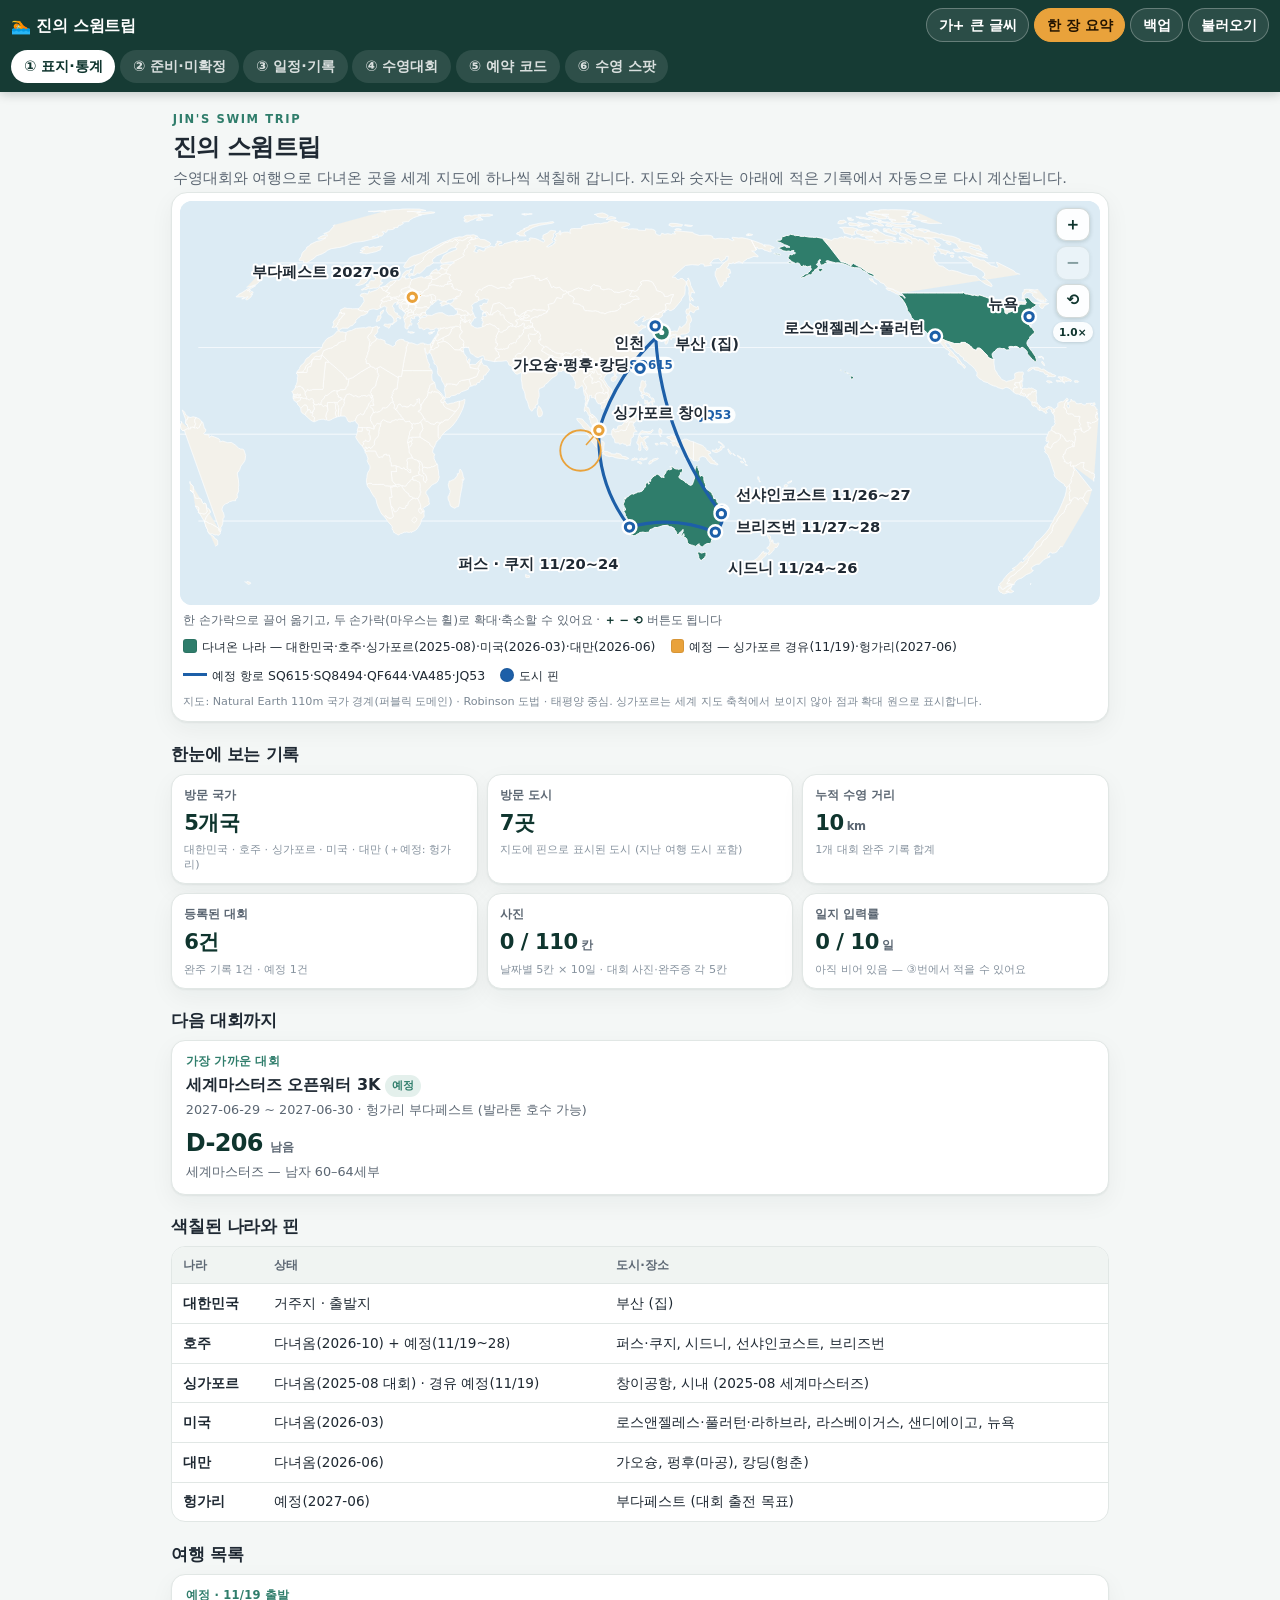
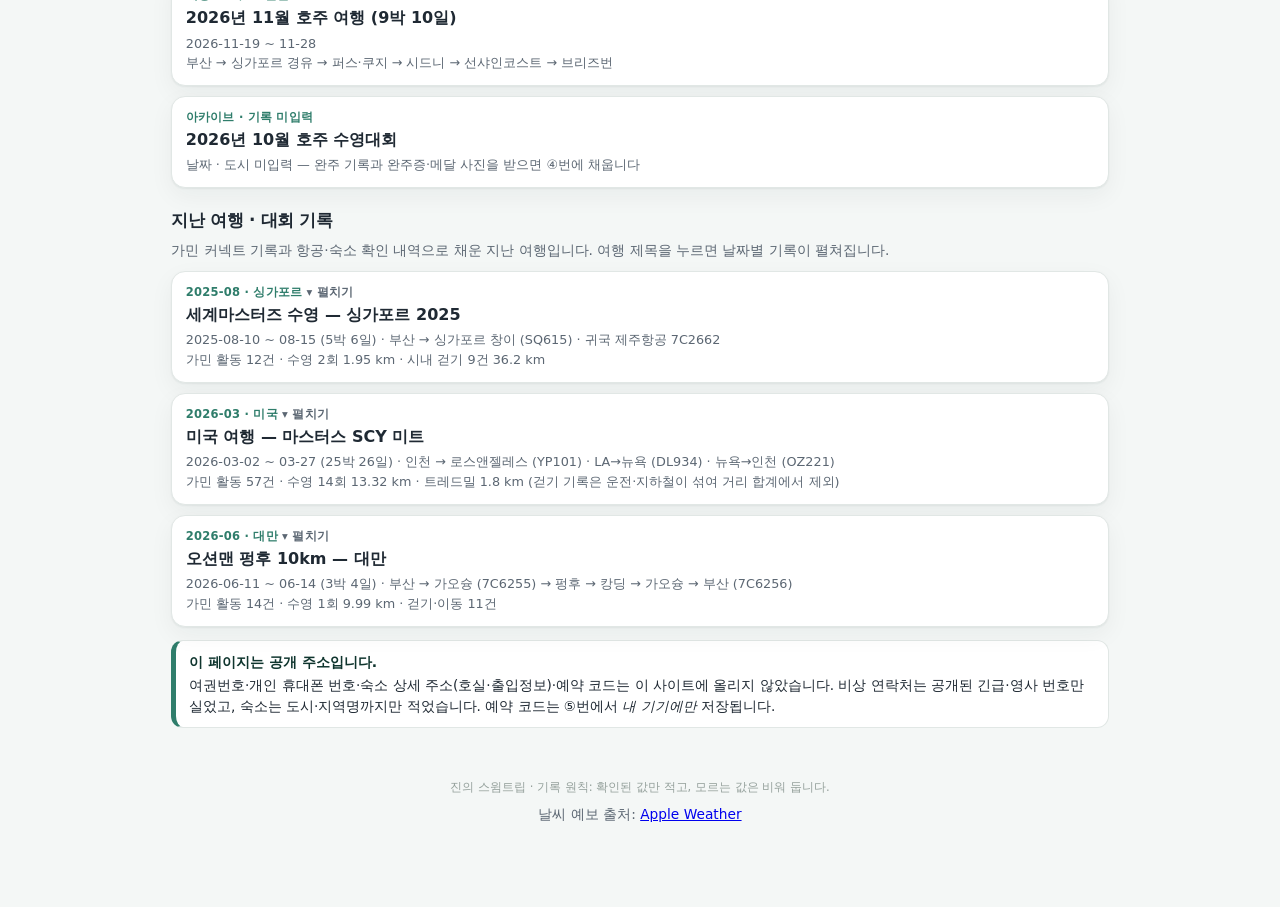
<file: index.html>
<!doctype html>
<html lang="ko">
<head>
<meta charset="utf-8">
<meta name="viewport" content="width=device-width, initial-scale=1, viewport-fit=cover">
<meta name="theme-color" content="#0F352E">
<meta name="description" content="진의 스윔트립 — 다녀온 나라·도시, 날짜별 기록과 사진, 수영대회 기록.">
<title>진의 스윔트립</title>
<link rel="stylesheet" href="styles.css?d=13">
<link rel="icon" href="data:image/svg+xml,%3Csvg xmlns='http://www.w3.org/2000/svg' viewBox='0 0 100 100'%3E%3Ctext y='.9em' font-size='90'%3E%F0%9F%8F%8A%EF%B8%8F%3C/text%3E%3C/svg%3E">
<link rel="manifest" href="manifest.webmanifest">
<link rel="apple-touch-icon" href="icon-192.png">
<meta name="apple-mobile-web-app-capable" content="yes">
<meta name="apple-mobile-web-app-title" content="진의 스윔트립">
</head>
<body>

<header class="topbar">
  <div class="topbar-row">
    <div class="brand">🏊 <span>진의 스윔트립</span></div>
    <div class="tools">
      <button id="btnBig" class="tool" type="button" aria-pressed="false">가+ 큰 글씨</button>
      <button id="btnSummary" class="tool tool-accent" type="button">한 장 요약</button>
      <button id="btnBackup" class="tool" type="button">백업</button>
      <button id="btnRestore" class="tool" type="button">불러오기</button>
      <input id="fileRestore" type="file" accept="application/json,.json" hidden>
    </div>
  </div>
  <nav class="tabs" id="tabs" aria-label="구역 이동">
    <button class="tab is-active" data-tab="cover" type="button">① 표지·통계</button>
    <button class="tab" data-tab="prep" type="button">② 준비·미확정</button>
    <button class="tab" data-tab="days" type="button">③ 일정·기록</button>
    <button class="tab" data-tab="comp" type="button">④ 수영대회</button>
    <button class="tab" data-tab="codes" type="button">⑤ 예약 코드</button>
    <button class="tab" data-tab="spots" type="button">⑥ 수영 스팟</button>
  </nav>
</header>

<main>

  <!-- ① 표지 & 통계 -->
  <section class="panel is-active" id="panel-cover">
    <div class="hero">
      <p class="eyebrow">Jin's Swim Trip</p>
      <h1>진의 스윔트립</h1>
      <p class="lede">수영대회와 여행으로 다녀온 곳을 세계 지도에 하나씩 색칠해 갑니다. 지도와 숫자는 아래에 적은 기록에서 자동으로 다시 계산됩니다.</p>
    </div>

    <div class="card mapcard">
      <div class="mapframe">
        <div class="mapwrap" id="mapwrap">
          <div class="mapempty">지도를 그리는 중…</div>
        </div>
        <div class="mapctrl" id="mapctrl">
          <button id="btnMapZoomIn" class="mapbtn" type="button" aria-label="지도 확대">＋</button>
          <button id="btnMapZoomOut" class="mapbtn" type="button" aria-label="지도 축소">−</button>
          <button id="btnMapReset" class="mapbtn mapbtn-reset" type="button" aria-label="지도 처음 크기로">⟲</button>
          <span class="mapzoom" id="mapZoomLevel" aria-live="polite">1.0×</span>
        </div>
      </div>
      <p class="map-hint">한 손가락으로 끌어 옮기고, 두 손가락(마우스는 휠)로 확대·축소할 수 있어요 · <b>＋ − ⟲</b> 버튼도 됩니다</p>
      <div class="legend" id="mapLegend"></div>
      <p class="source">지도: Natural Earth 110m 국가 경계(퍼블릭 도메인) · Robinson 도법 · 태평양 중심. 싱가포르는 세계 지도 축척에서 보이지 않아 점과 확대 원으로 표시합니다.</p>
    </div>

    <h2 class="sect">한눈에 보는 기록</h2>
    <div class="statgrid" id="stats"></div>

    <h2 class="sect">다음 대회까지</h2>
    <div class="stack" id="dday"></div>

    <h2 class="sect">색칠된 나라와 핀</h2>
    <div class="tablewrap">
      <table class="tbl" id="countryTable"></table>
    </div>

    <h2 class="sect">여행 목록</h2>
    <div class="stack" id="trips"></div>

    <h2 class="sect">지난 여행 · 대회 기록</h2>
    <p class="hint">가민 커넥트 기록과 항공·숙소 확인 내역으로 채운 지난 여행입니다. 여행 제목을 누르면 날짜별 기록이 펼쳐집니다.</p>
    <div class="stack" id="pastTrips"></div>

    <div class="callout">
      <strong>이 페이지는 공개 주소입니다.</strong>
      여권번호·개인 휴대폰 번호·숙소 상세 주소(호실·출입정보)·예약 코드는 이 사이트에 올리지 않았습니다. 비상 연락처는 공개된 긴급·영사 번호만 실었고, 숙소는 도시·지역명까지만 적었습니다. 예약 코드는 ⑤번에서 <em>내 기기에만</em> 저장됩니다.
    </div>
  </section>

  <!-- ② 미확정 & 체크리스트 & 비상정보 -->
  <section class="panel" id="panel-prep">
    <h2 class="sect first">아직 안 정해진 일</h2>
    <p class="hint">끝난 항목은 체크해 두세요. 체크 상태는 이 기기에 저장됩니다.</p>
    <div class="stack" id="todos"></div>

    <h2 class="sect">준비물 체크리스트</h2>
    <div class="stack" id="checklist"></div>
    <div class="checkbar"><span id="checkProgress">0 / 0</span><button id="btnCheckReset" class="tool" type="button">체크 모두 지우기</button></div>

    <h2 class="sect">비상 정보</h2>
    <div class="callout strong">
      <strong>생명이 위급할 때 먼저</strong>
      호주는 <b>000</b>(경찰·화재·구급, 휴대폰은 112도 가능), 싱가포르는 <b>999</b>(경찰)·<b>995</b>(구급·화재). 그다음 영사안전콜센터 <b>+82-2-3210-0404</b>로 연락하면 통역과 영사 조력을 받을 수 있습니다.
    </div>
    <div class="tablewrap"><table class="tbl" id="emergencyTable"></table></div>
    <h3 class="sub">영사 도움 받는 곳</h3>
    <ul class="plain" id="consular"></ul>
    <h3 class="sub">숙소 (도시·지역만)</h3>
    <div class="tablewrap"><table class="tbl" id="lodgingTable"></table></div>
    <div class="callout">
      <strong>여행자보험</strong>
     DB손해보험 다이렉트 표준형 가입 완료(2026-11-18, 24,580원). 해외 의료비 상해·질병 각 5,000만원, 귀국 후 국내 치료비(급여 각 3,000만원 + 비급여) 포함. 증권 사본을 챙기세요.
    </div>
  </section>

  <!-- ③ 일정 & 날짜별 기록 -->
  <section class="panel" id="panel-days">
    <h2 class="sect first">11/19 ~ 11/28 · 날짜별 일정</h2>
    <p class="hint">달력에서 날짜를 누르면 그날 일정·날씨·일지·사진으로 바로 내려갑니다. 사진을 누르면 크게 볼 수 있습니다.</p>

    <div class="card calcard" id="calCard">
      <div class="cal-head">
        <button class="cal-nav" id="calPrev" type="button" aria-label="이전 달">‹</button>
        <div class="cal-title"><span id="calTitle">2026년 11월</span><span class="cal-sub">여행 11/19 ~ 11/28</span></div>
        <button class="cal-nav" id="calNext" type="button" aria-label="다음 달">›</button>
      </div>
      <div class="cal-dow" id="calDow" aria-hidden="true"></div>
      <div class="cal-grid" id="calGrid" role="group" aria-label="여행 달력"></div>
      <p class="cal-hint">파란 테두리 날짜를 누르면 그날 기록으로 내려갑니다. <span class="cal-key race">◆</span> 대회일 · <span class="cal-key">☂</span> 비 예보</p>
    </div>

    <div class="stack" id="days"></div>
  </section>

  <!-- ④ 수영대회 -->
  <section class="panel" id="panel-comp">
    <h2 class="sect first">수영대회 기록</h2>
    <p class="hint">완주 시간을 적으면 거리별 추이와 누적 거리가 표지에서 다시 계산됩니다. 모르는 값은 비워 두세요. 현지 날씨는 코코가 최신 예보로 채워 넣고(직접 입력하는 칸 없음), 완주증·메달 사진은 최대 5장까지 붙일 수 있습니다.</p>
    <div class="stack" id="comps"></div>

    <h2 class="sect">거리별 최고 기록</h2>
    <div class="tablewrap"><table class="tbl" id="distTable"></table></div>

    <h2 class="sect">거리 추이</h2>
    <div class="card"><div id="trendChart" class="chart"></div></div>

    <h2 class="sect">누적 거리</h2>
    <div class="card big-number"><span id="totalKm">0</span><small>km · 완주 기록 합계</small></div>
  </section>

  <!-- ⑤ 예약 코드 -->
  <section class="panel" id="panel-codes">
    <h2 class="sect first">예약 코드</h2>
    <div class="callout strong">
      <strong>코드는 이 기기에만 저장됩니다.</strong>
      이 페이지는 누구나 열 수 있는 공개 주소라 예약번호(PNR)·등록번호를 사이트에 넣지 않았습니다. 아래 칸에 한 번 적어 두면 이 브라우저에만 저장되고, 버튼 한 번으로 복사됩니다. 다른 기기에서는 다시 적거나 ③의 백업 파일을 불러오세요.
    </div>
    <div class="callout">
      <strong>코코에게 받은 링크로 한 번에 채우기</strong>
      코코가 보내 드린 <code>…#codes=…</code> 링크를 이 기기에서 한 번 열면, 코드가 <em>이 기기에만</em> 저장되고 주소창의 긴 주소는 곧바로 지워집니다. 링크를 연 뒤 새로고침하면 다시 채울 필요가 없습니다.
    </div>
    <div class="stack" id="codes"></div>
    <p class="hint">적어 둔 코드가 있는 항목은 <b>복사</b> 버튼으로 바로 클립보드에 담깁니다.</p>
  </section>

  <!-- ⑥ 수영장 · 바다수영 스팟 -->
  <section class="panel" id="panel-spots">
    <h2 class="sect first">수영장 · 바다수영 스팟</h2>
    <p class="hint">상진님이 실제로 수영한 풀과 바다, 앞으로 수영할 곳을 한자리에 모았습니다. 구분과 위치, 수온·특징, 가민 기록을 함께 봅니다. 확인하지 못한 값은 비워 두었습니다.</p>
    <div class="spot-sum" id="spotSum"></div>
    <div class="filters" id="spotFilters" role="group" aria-label="수영 스팟 종류 고르기"></div>
    <div class="spotgrid" id="spots"></div>
    <div class="callout">
      <strong>장소를 특정하지 않은 기록</strong>
      가민 활동에 위치 태그가 없는 실외 수영은 어느 곳인지 단정하지 않았습니다 — 2025-08-13 싱가포르 실외 수영 1,204 m, 2026-10-25 최장 6,500 m, 2026-11-15 4,447 m(2:08/100m)가 그렇습니다. 장소가 확인되는 대로 붙여 두겠습니다.
    </div>
  </section>

</main>

<footer class="foot">
  <p>진의 스윔트립 · 기록 원칙: 확인된 값만 적고, 모르는 값은 비워 둡니다.</p>
  <p class="hint">날씨 예보 출처: <a href="https://developer.apple.com/weatherkit/data-source-attribution/" target="_blank" rel="noopener">Apple Weather</a></p>
</footer>

<!-- 한 장 요약 모달 -->
<div class="modal" id="summaryModal" role="dialog" aria-modal="true" aria-labelledby="summaryTitle" hidden>
  <div class="modal-card">
    <button class="modal-close" id="btnCloseSummary" type="button" aria-label="닫기">×</button>
    <div id="summaryBody"></div>
    <div class="modal-actions">
      <button class="tool tool-accent" id="btnCopySummary" type="button">글 복사</button>
      <button class="tool" id="btnPrintSummary" type="button">인쇄 / PDF</button>
    </div>
  </div>
</div>

<!-- 사진 크게 보기 (라이트박스) -->
<div class="lightbox" id="lightbox" role="dialog" aria-modal="true" aria-label="사진 크게 보기" hidden>
  <div class="lb-bar">
    <div class="lb-cap" id="lbCap"></div>
    <button class="lb-close" id="lbClose" type="button" aria-label="닫기">×</button>
  </div>
  <button class="lb-nav lb-prev" id="lbPrev" type="button" aria-label="이전 사진">‹</button>
  <div class="lb-stage" id="lbStage"><img id="lbImg" alt="사진 크게 보기"></div>
  <button class="lb-nav lb-next" id="lbNext" type="button" aria-label="다음 사진">›</button>
  <div class="lb-foot"><span id="lbCount">1 / 1</span><span class="lb-tip">좌우로 밀거나 화살표로 넘기기</span></div>
</div>

<div class="toast" id="toast" role="status" aria-live="polite"></div>

<script src="world.js"></script>
<script src="data.js?v=28"></script>
<script src="app.js?v=16"></script>
<script>
/* 오프라인 사용: 평소에는 최신 파일을 받고, 인터넷이 없으면 저장된 화면을 엽니다. */
if ('serviceWorker' in navigator) {
  window.addEventListener('load', function () {
    navigator.serviceWorker.register('sw.js').catch(function () { /* 지원하지 않는 브라우저는 그냥 넘어갑니다 */ });
  });
}
</script>
</body>
</html>
</file>
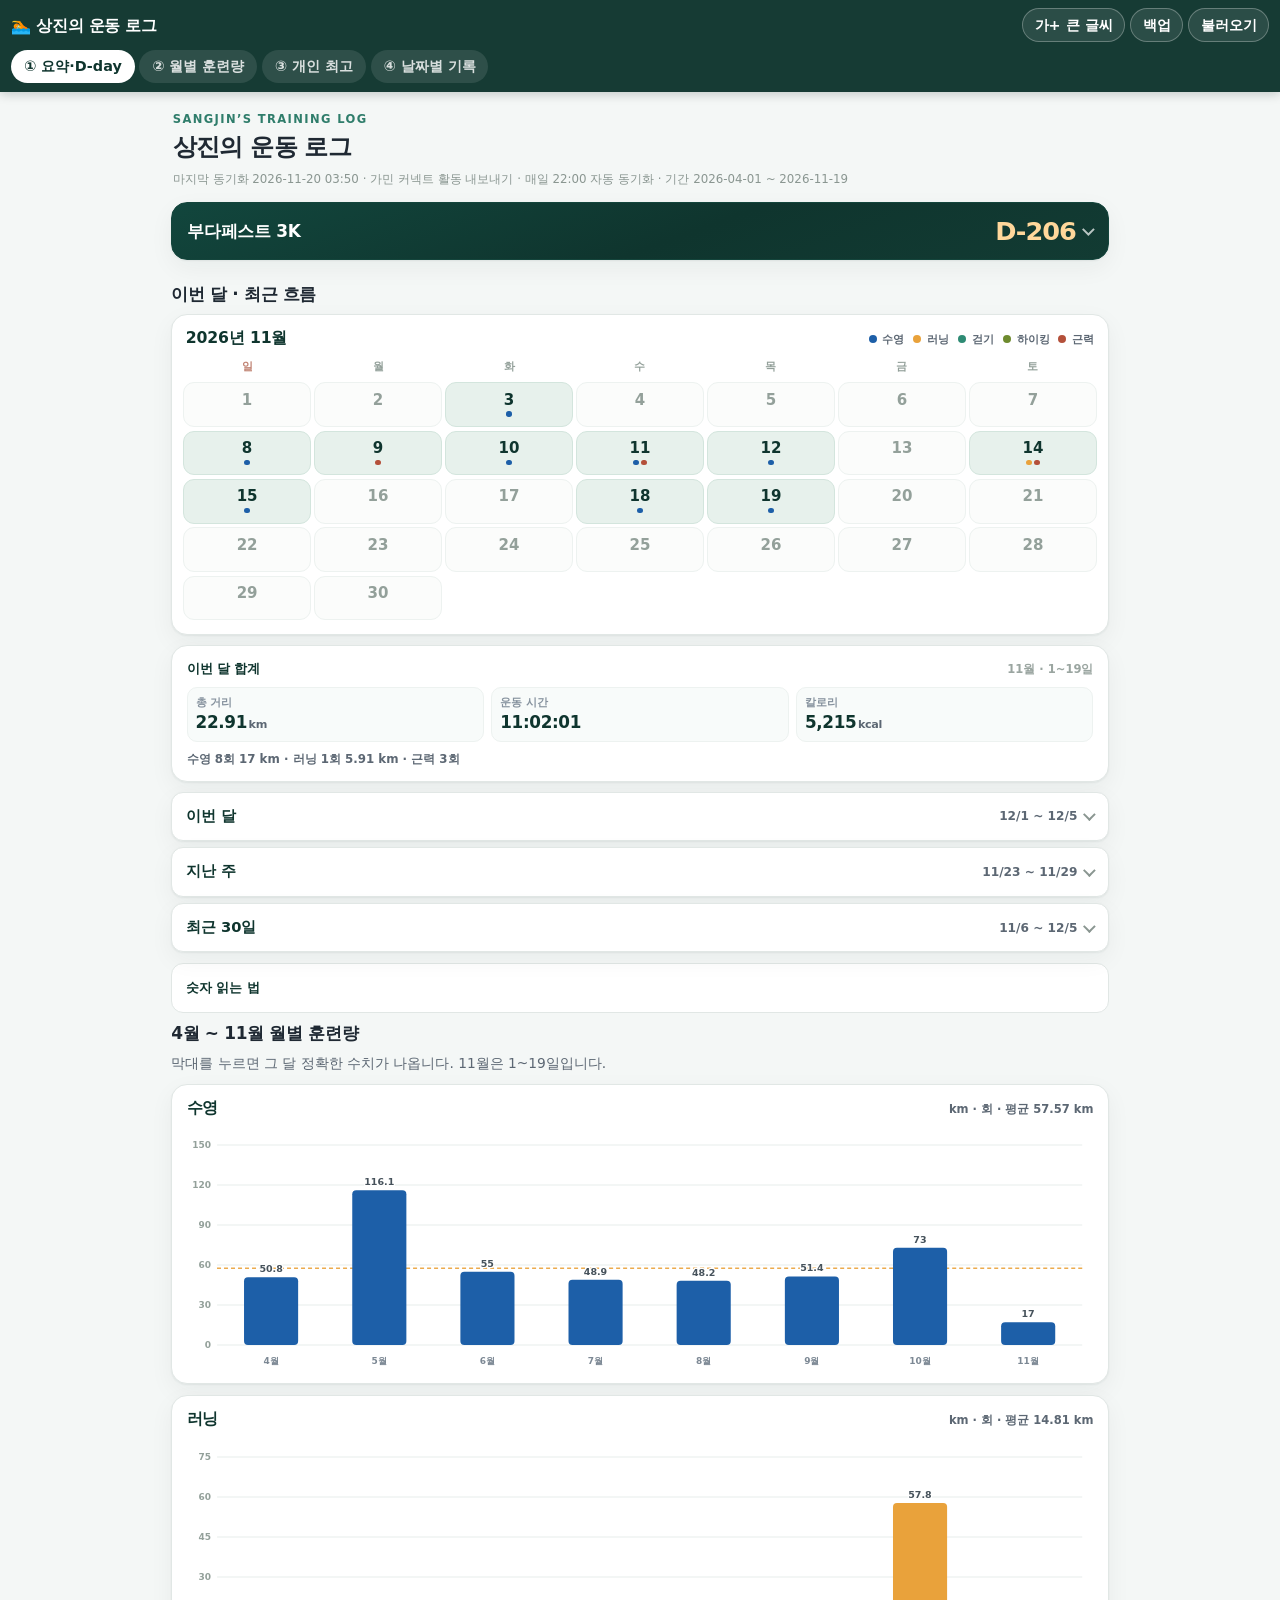
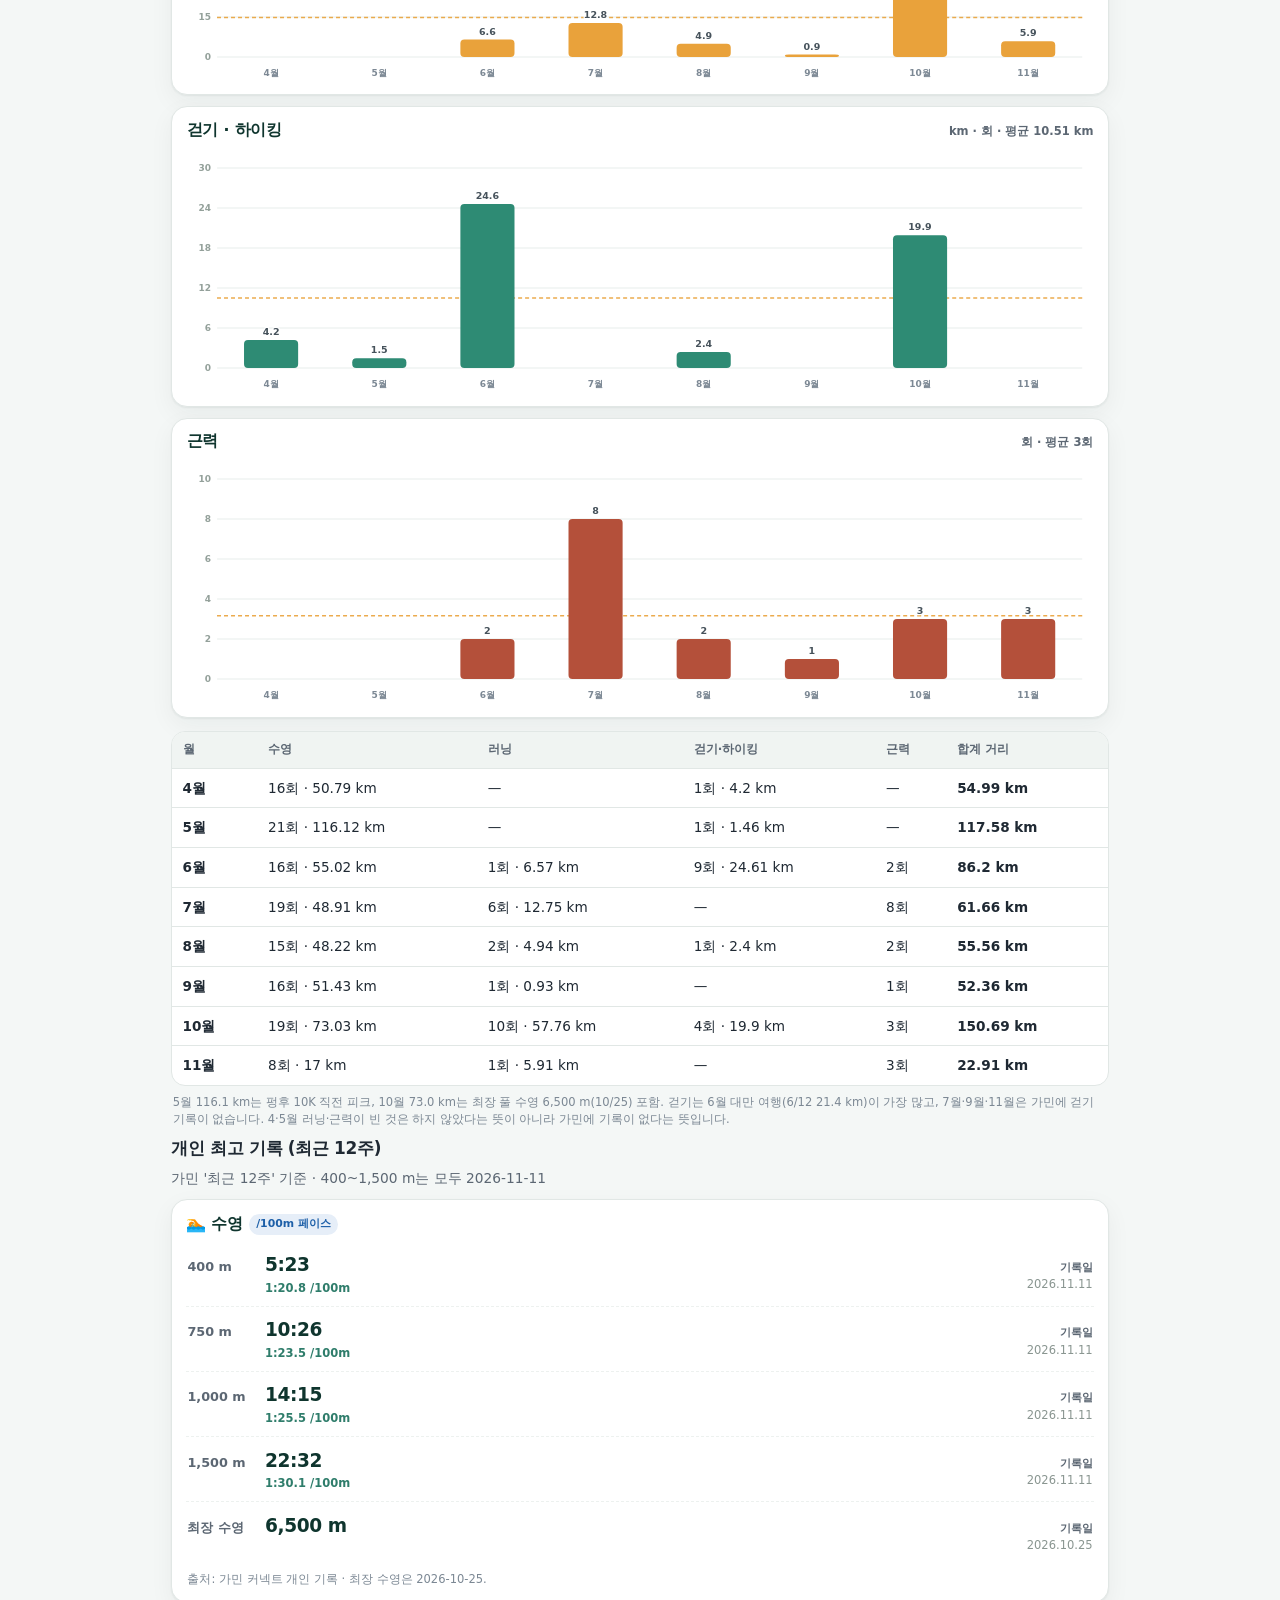
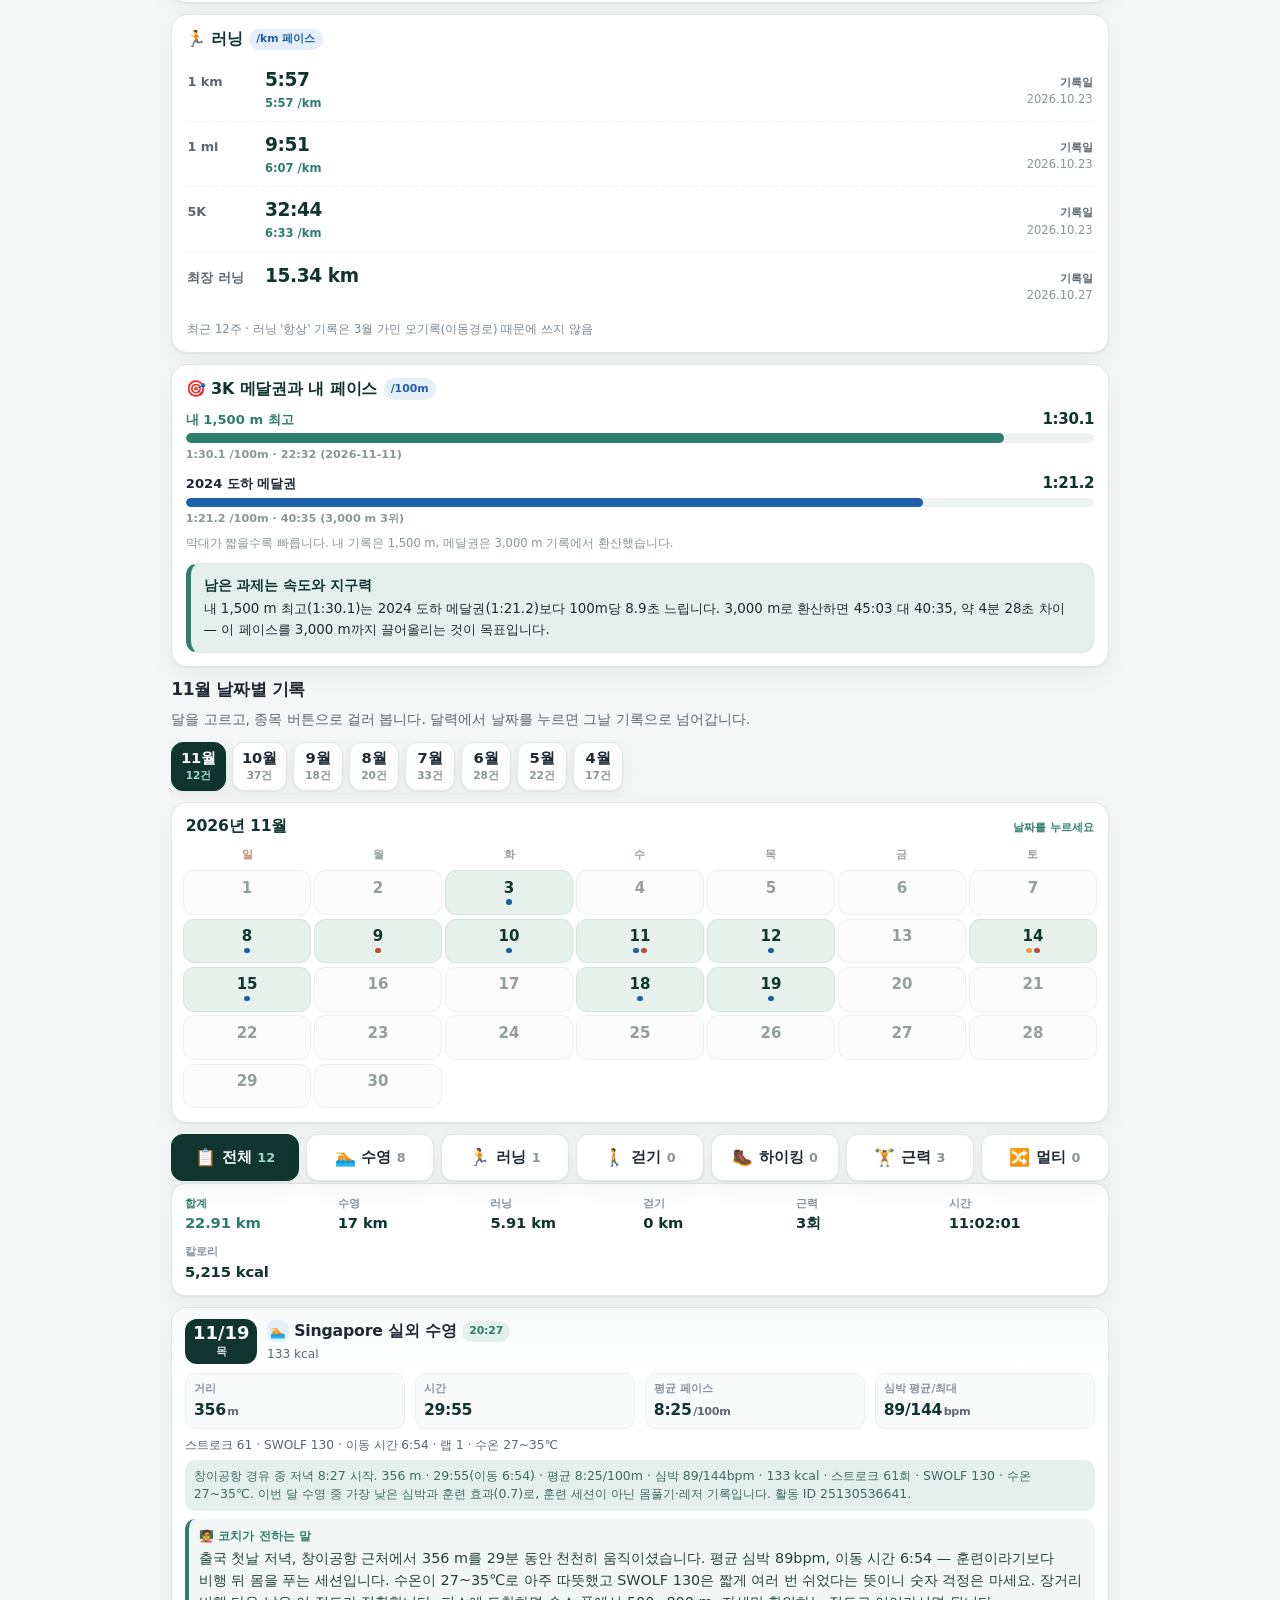
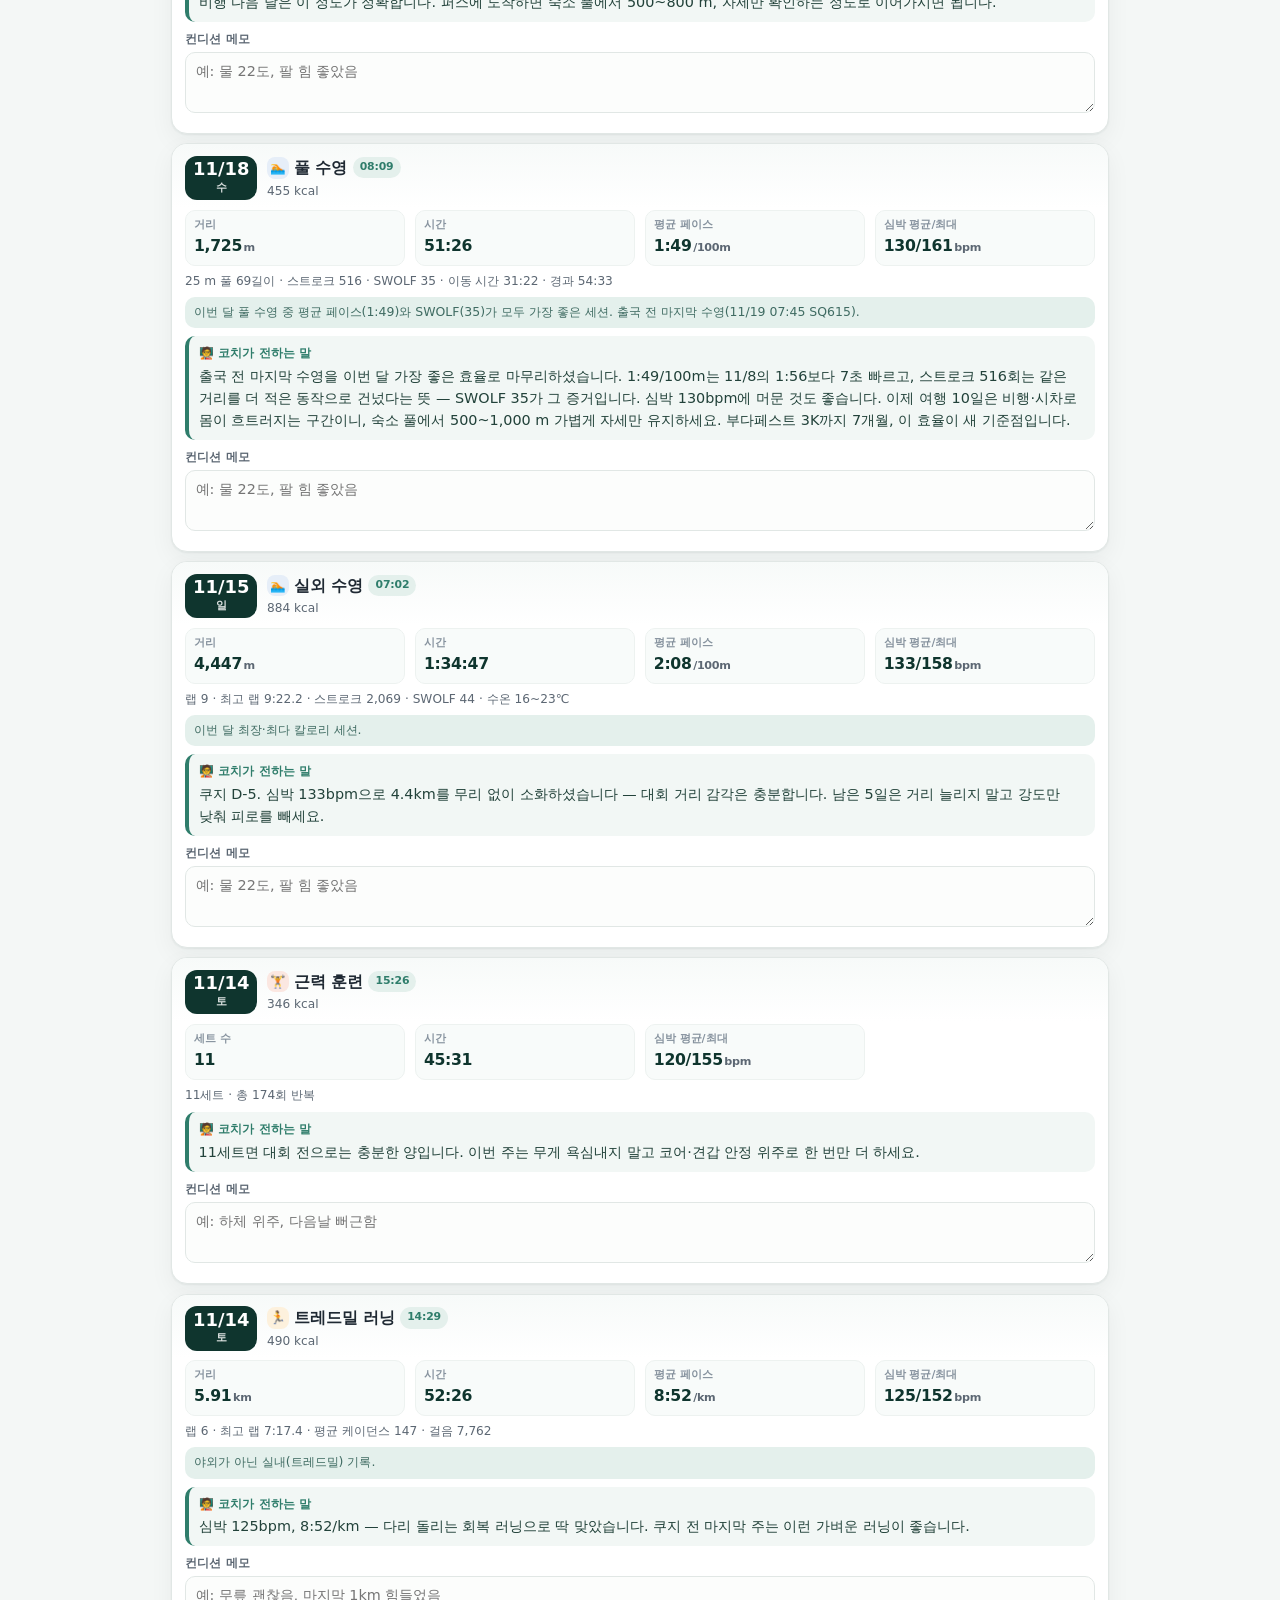
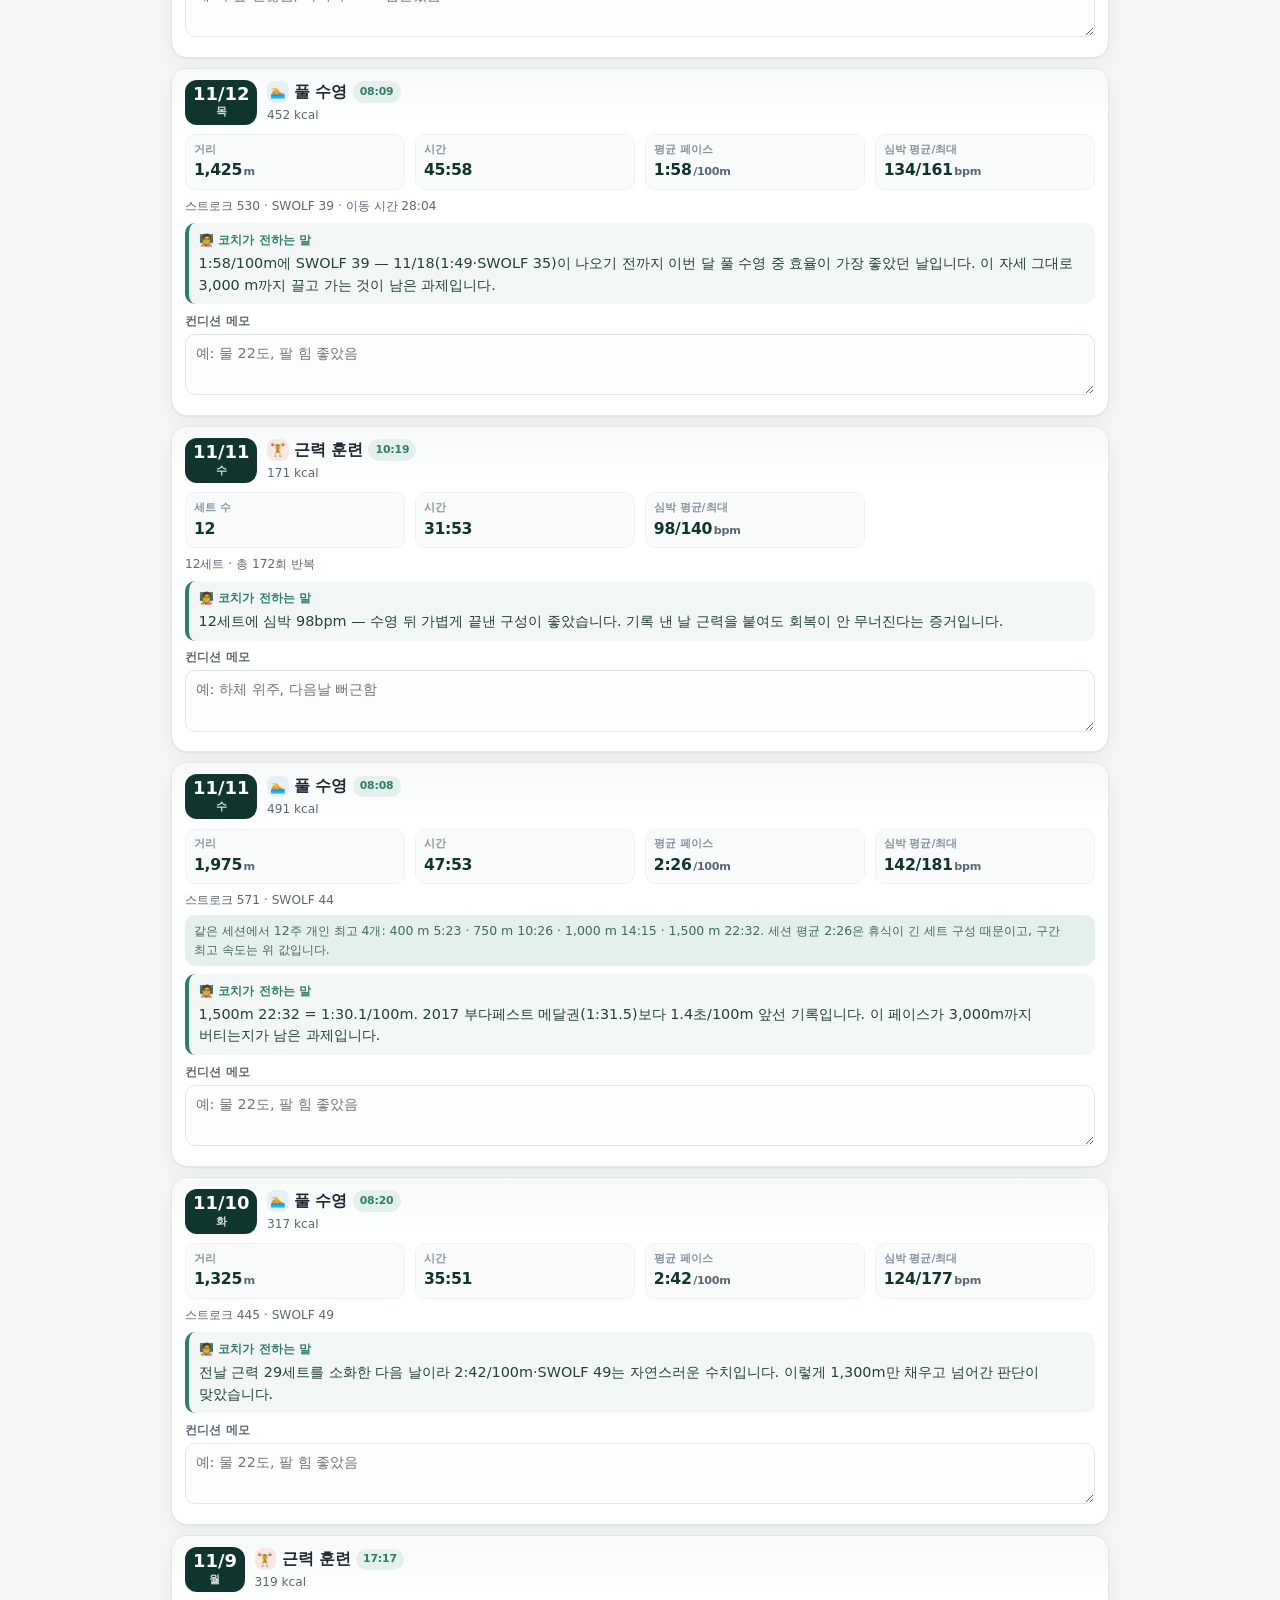
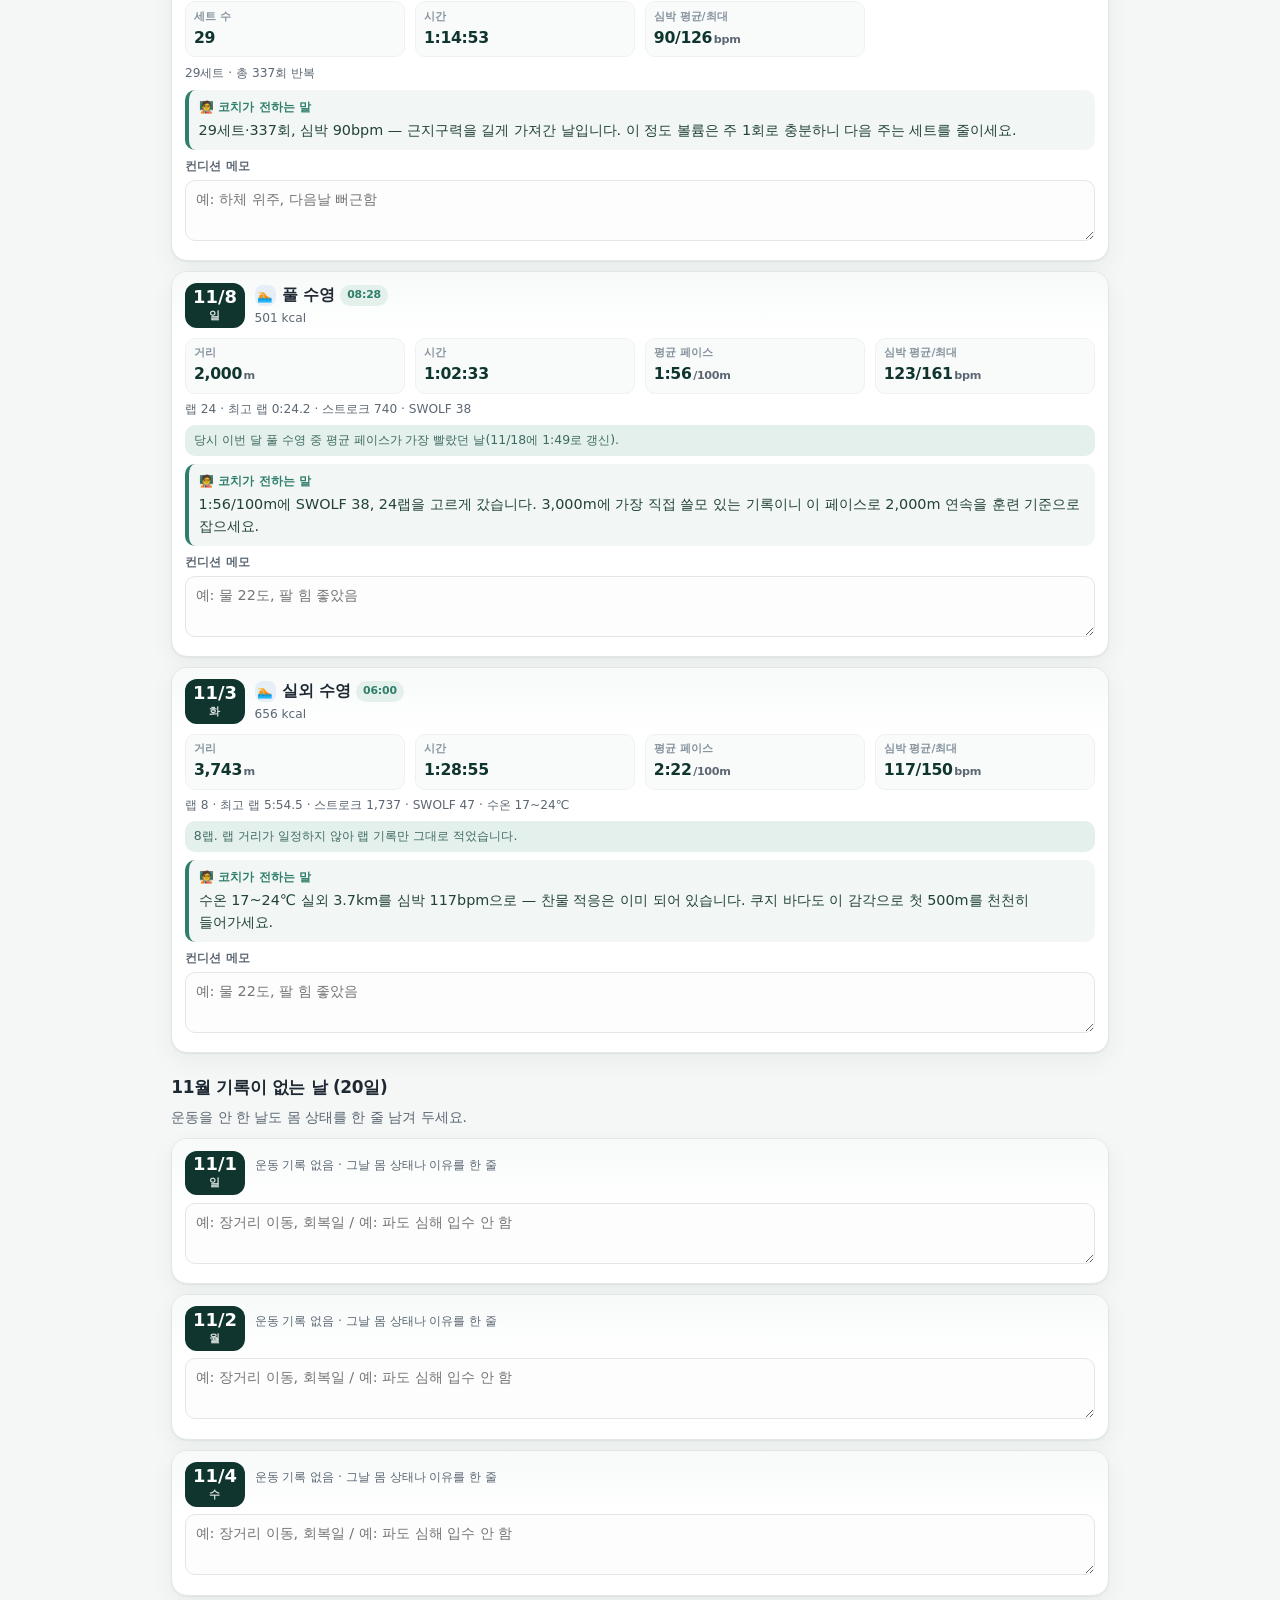
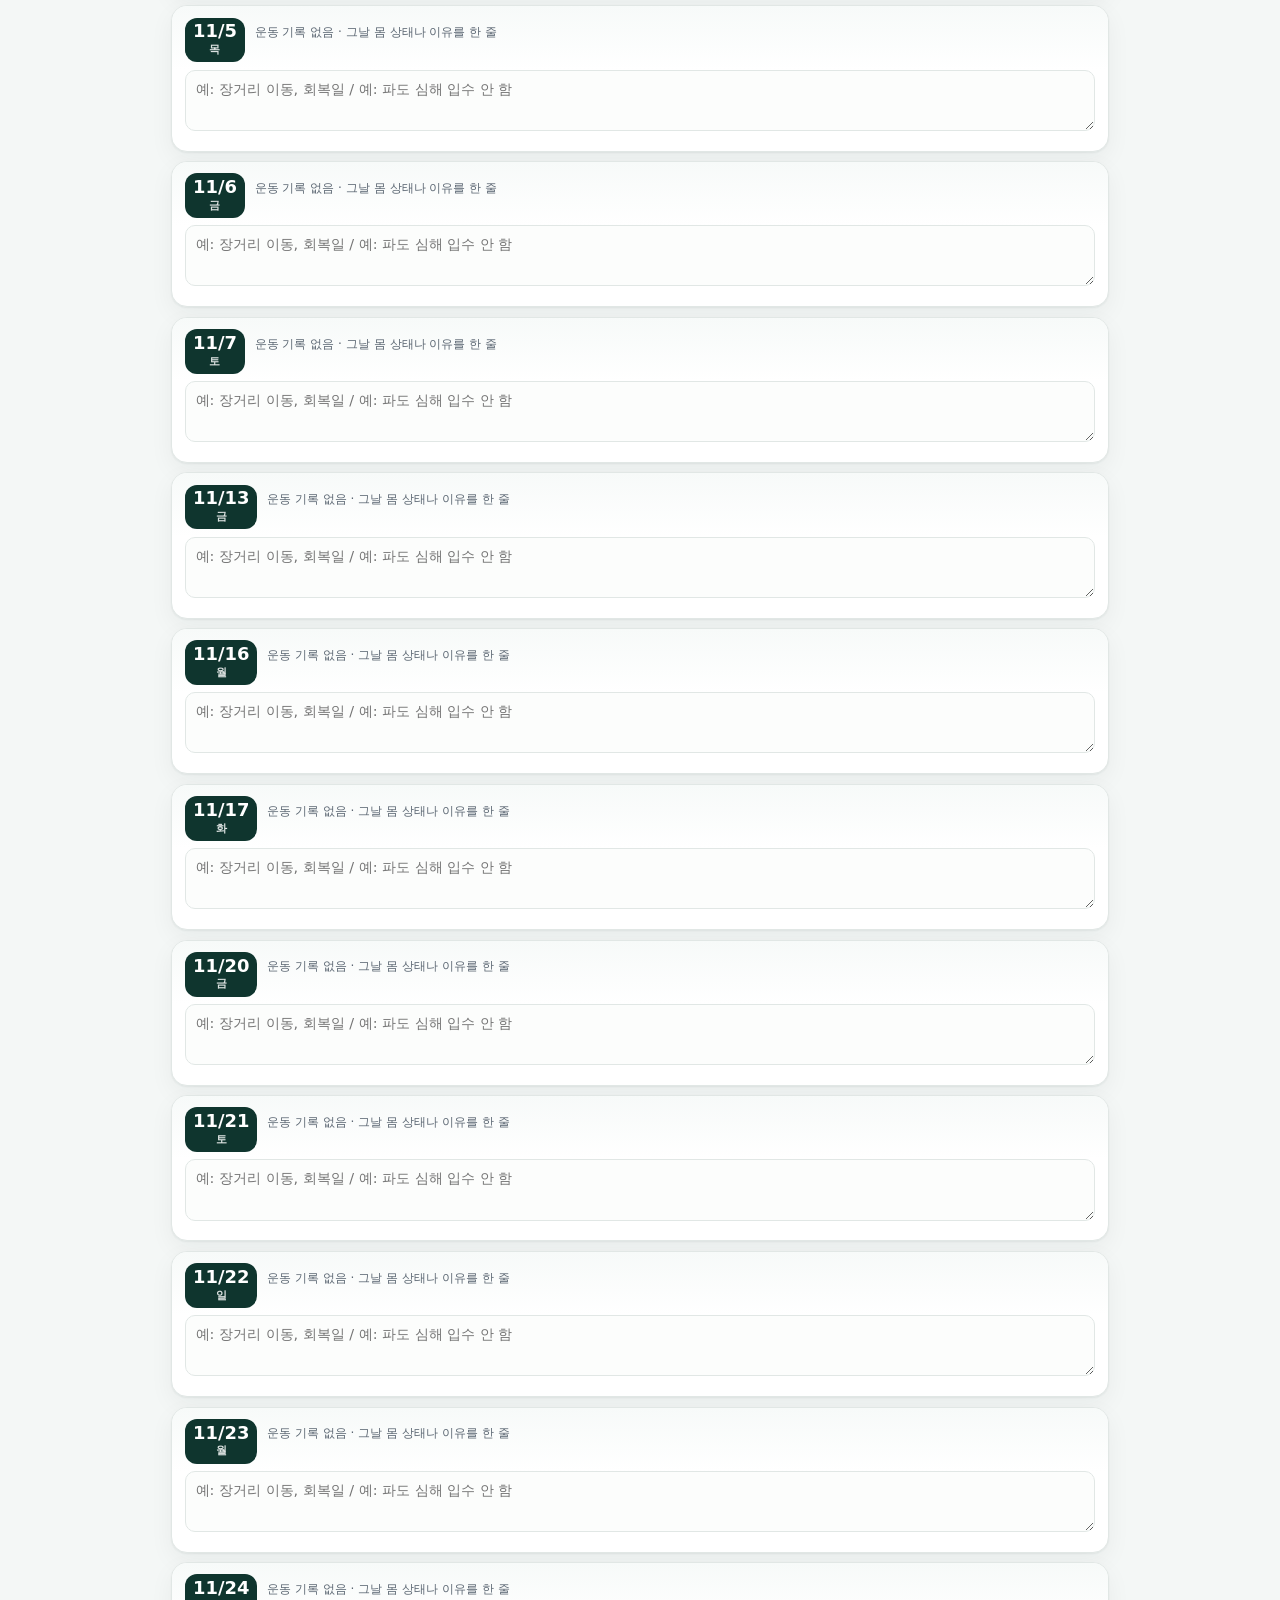
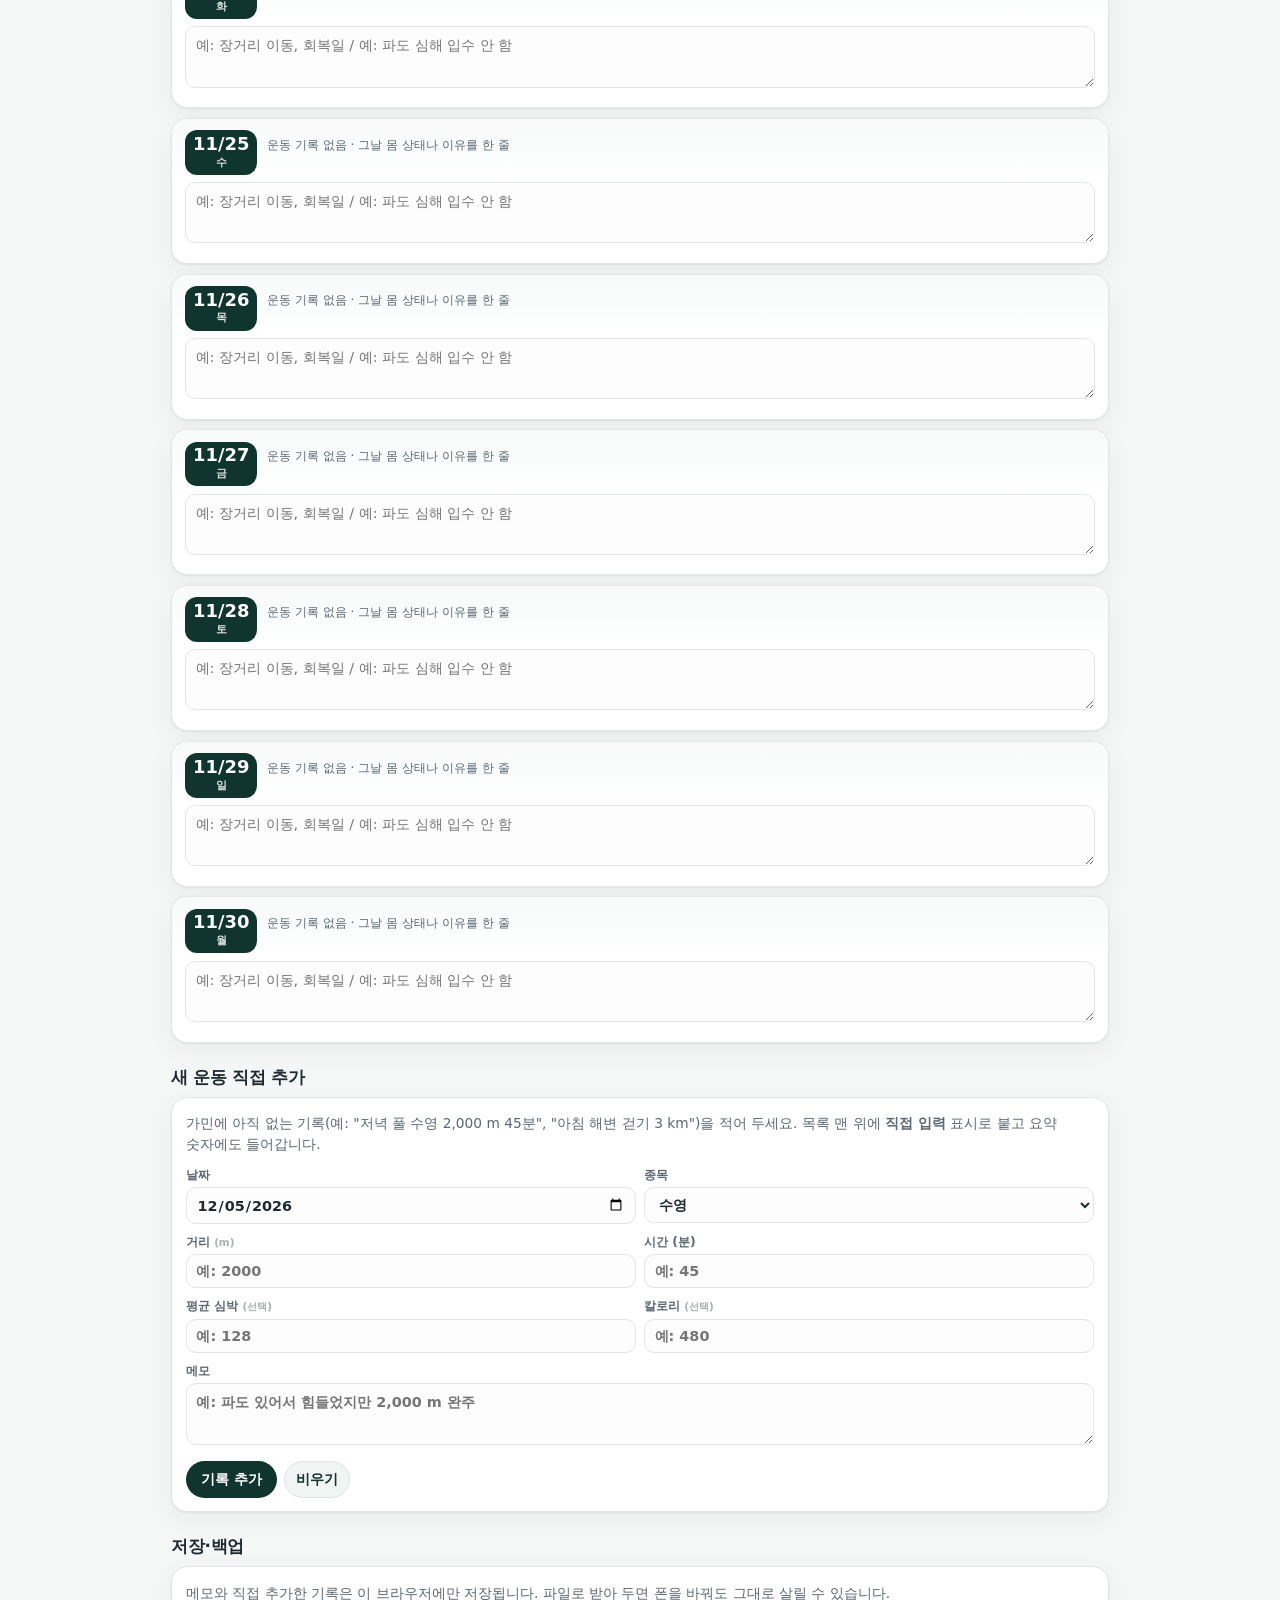
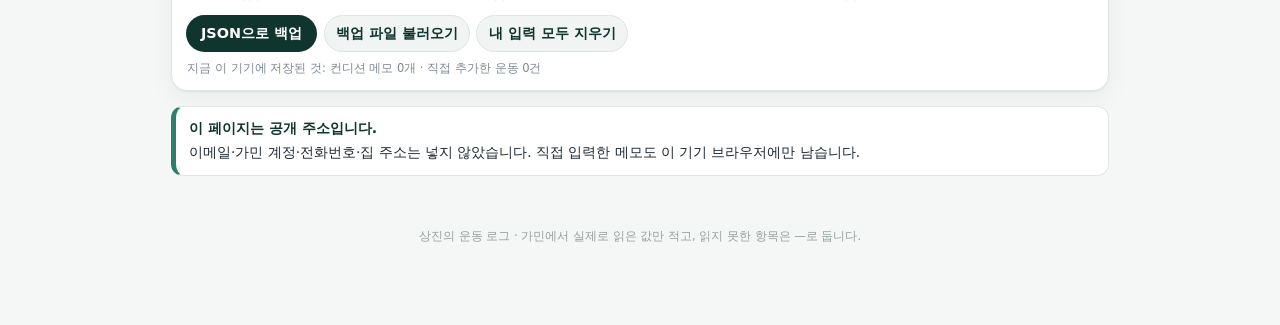
<file: workout/index.html>
<!doctype html>
<html lang="ko">
<head>
<meta charset="utf-8">
<meta name="viewport" content="width=device-width, initial-scale=1, viewport-fit=cover">
<meta name="theme-color" content="#0F352E">
<meta name="description" content="상진의 운동 로그 — 가민 커넥트 수영·러닝·걷기·하이킹·근력 기록, 월별 훈련량과 개인 최고 기록, 코치 코멘트.">
<title>상진의 운동 로그</title>
<link rel="stylesheet" href="styles.css?v=20261120e">
<link rel="icon" href="data:image/svg+xml,%3Csvg xmlns='http://www.w3.org/2000/svg' viewBox='0 0 100 100'%3E%3Ctext y='.9em' font-size='90'%3E%F0%9F%8F%8A%EF%B8%8F%3C/text%3E%3C/svg%3E">
<link rel="manifest" href="manifest.webmanifest">
<link rel="apple-touch-icon" href="icon-192.png">
<meta name="apple-mobile-web-app-capable" content="yes">
<meta name="apple-mobile-web-app-title" content="상진의 운동 로그">
</head>
<body>

<header class="topbar">
  <div class="topbar-row">
    <div class="brand">🏊 <span>상진의 운동 로그</span></div>
    <div class="tools">
      <button id="btnBig" class="tool" type="button" aria-pressed="false">가+ 큰 글씨</button>
      <button id="btnBackup" class="tool" type="button">백업</button>
      <button id="btnRestore" class="tool" type="button">불러오기</button>
      <input id="fileRestore" type="file" accept="application/json,.json" hidden>
    </div>
  </div>
  <nav class="tabs" id="tabs" aria-label="구역 이동">
    <button class="tab is-active" data-target="sec-summary" type="button">① 요약·D-day</button>
    <button class="tab" data-target="sec-monthly" type="button">② 월별 훈련량</button>
    <button class="tab" data-target="sec-pr" type="button">③ 개인 최고</button>
    <button class="tab" data-target="sec-records" type="button">④ 날짜별 기록</button>
  </nav>
</header>

<main>

  <!-- ① 요약 & D-day -->
  <section id="sec-summary">
    <div class="hero">
      <p class="eyebrow">Sangjin’s Training Log</p>
      <h1>상진의 운동 로그</h1>
      <p class="synced" id="syncLine"></p>
    </div>

    <!-- 대회 D-day: 이름 + D-day만. 누르면 상세가 펼쳐집니다 -->
    <div class="races" id="raceList" aria-label="대회 D-day"></div>

    <h2 class="sect">이번 달 · 최근 흐름</h2>

    <div class="card calcard">
      <div class="cal-head">
        <h3 id="calSummaryTitle">2026년 11월</h3>
        <span class="cal-legend"><i class="dot swim"></i>수영<i class="dot run"></i>러닝<i class="dot walk"></i>걷기<i class="dot hike"></i>하이킹<i class="dot strength"></i>근력</span>
      </div>
      <div class="cal" id="calSummary"></div>
    </div>

    <div class="card totalcard" id="monthTotal"></div>

    <div class="acc" id="windowAcc"></div>

    <details class="notes">
      <summary>숫자 읽는 법</summary>
      <p>가민에 기록되는 종목을 모두 넣었습니다 — 수영·러닝·걷기·하이킹·근력·멀티스포츠. 수영은 m, 러닝·걷기·하이킹은 km, 근력은 거리 대신 시간·세트로 적습니다. 가민에서 일부 거리가 m로 나와(예: 10/22 트랙 4,770 = 4.77 km) 옮길 때 단위를 확인했습니다.</p>
      <p>합계에서 뺀 기록: 2026-03 “여행 이동경로~” 러닝 2건(782.51 km·301.78 km), 6/11 보행 11.44 km(걸음 2,262)와 6/13 보행 4.17 km(2:33/km·걸음 8) — 모두 차량 이동이 GPS에 찍힌 기록입니다. 6/13 0 m·1초 보행과 10/24 0 m·11초 하이킹도 뺐습니다. 10/27 멀티스포츠(25.68 km)는 1구간 러닝이 같은 날 별도 러닝 기록과 겹쳐 합계에서 빼고 카드로만 남겼습니다.</p>
    </details>
  </section>

  <!-- ② 월별 훈련량 -->
  <section id="sec-monthly">
    <h2 class="sect first">4월 ~ 11월 월별 훈련량</h2>
    <p class="hint">막대를 누르면 그 달 정확한 수치가 나옵니다. 11월은 1~19일입니다.</p>

    <div class="card chartcard">
      <div class="chart-head">
        <h3>수영</h3>
        <span class="unit">km · 회</span>
      </div>
      <div class="chart" id="chartSwim" role="img" aria-label="월별 수영 거리 막대 그래프"></div>
    </div>

    <div class="card chartcard">
      <div class="chart-head">
        <h3>러닝</h3>
        <span class="unit">km · 회</span>
      </div>
      <div class="chart" id="chartRun" role="img" aria-label="월별 러닝 거리 막대 그래프"></div>
    </div>

    <div class="card chartcard">
      <div class="chart-head">
        <h3>걷기 · 하이킹</h3>
        <span class="unit">km · 회</span>
      </div>
      <div class="chart" id="chartWalk" role="img" aria-label="월별 걷기·하이킹 거리 막대 그래프"></div>
    </div>

    <div class="card chartcard">
      <div class="chart-head">
        <h3>근력</h3>
        <span class="unit">회</span>
      </div>
      <div class="chart" id="chartStrength" role="img" aria-label="월별 근력 운동 횟수 막대 그래프"></div>
    </div>

    <div class="tablewrap">
      <table class="tbl" id="monthlyTable"></table>
    </div>
    <p class="swipehint">표는 옆으로 밀면 합계 거리까지 보입니다.</p>
    <p class="source">5월 116.1 km는 펑후 10K 직전 피크, 10월 73.0 km는 최장 풀 수영 6,500 m(10/25) 포함. 걷기는 6월 대만 여행(6/12 21.4 km)이 가장 많고, 7월·9월·11월은 가민에 걷기 기록이 없습니다. 4·5월 러닝·근력이 빈 것은 하지 않았다는 뜻이 아니라 가민에 기록이 없다는 뜻입니다.</p>
  </section>

  <!-- ③ 개인 최고 기록 -->
  <section id="sec-pr">
    <h2 class="sect first">개인 최고 기록 (최근 12주)</h2>
    <p class="hint" id="prAsOf"></p>

    <div class="card prcard">
      <div class="pr-head"><h3>🏊 수영</h3><span class="badge">/100m 페이스</span></div>
      <div class="prlist" id="prSwim"></div>
      <p class="source" id="prSwimNote"></p>
    </div>

    <div class="card prcard">
      <div class="pr-head"><h3>🏃 러닝</h3><span class="badge">/km 페이스</span></div>
      <div class="prlist" id="prRun"></div>
      <p class="source" id="prRunNote"></p>
    </div>

    <!-- 3K 메달권 페이스 비교 바 -->
    <div class="card pacecard">
      <div class="pr-head"><h3>🎯 3K 메달권과 내 페이스</h3><span class="badge">/100m</span></div>
      <div class="pacebars" id="paceBars"></div>
      <p class="pace-legend">막대가 짧을수록 빠릅니다. 내 기록은 1,500 m, 메달권은 3,000 m 기록에서 환산했습니다.</p>
      <div class="callout strong tight">
        <strong>남은 과제는 속도와 지구력</strong>
        <span>내 1,500 m 최고(1:30.1)는 2024 도하 메달권(1:21.2)보다 100m당 8.9초 느립니다. 3,000 m로 환산하면 45:03 대 40:35, 약 4분 28초 차이 — 이 페이스를 3,000 m까지 끌어올리는 것이 목표입니다.</span>
      </div>
    </div>
  </section>

  <!-- ④ 날짜별 기록 & 직접 입력 -->
  <section id="sec-records">
    <h2 class="sect first" id="recTitle">날짜별 기록</h2>
    <p class="hint">달을 고르고, 종목 버튼으로 걸러 봅니다. 달력에서 날짜를 누르면 그날 기록으로 넘어갑니다.</p>

    <div class="months" id="monthChips" role="group" aria-label="달 선택"></div>

    <div class="card calcard">
      <div class="cal-head">
        <h3 id="calRecordsTitle">2026년 11월</h3>
        <span class="cal-tip">날짜를 누르세요</span>
      </div>
      <div class="cal" id="calRecords"></div>
    </div>

    <div class="filters" id="filters" role="group" aria-label="종목 필터">
      <button class="chip is-active" data-sport="all" type="button"><span class="ci">📋</span>전체<b id="cAll">0</b></button>
      <button class="chip" data-sport="swim" type="button"><span class="ci">🏊</span>수영<b id="cSwim">0</b></button>
      <button class="chip" data-sport="run" type="button"><span class="ci">🏃</span>러닝<b id="cRun">0</b></button>
      <button class="chip" data-sport="walk" type="button"><span class="ci">🚶</span>걷기<b id="cWalk">0</b></button>
      <button class="chip" data-sport="hike" type="button"><span class="ci">🥾</span>하이킹<b id="cHike">0</b></button>
      <button class="chip" data-sport="strength" type="button"><span class="ci">🏋️</span>근력<b id="cStrength">0</b></button>
      <button class="chip" data-sport="multi" type="button"><span class="ci">🔀</span>멀티<b id="cMulti">0</b></button>
    </div>

    <div class="monthsum" id="monthSum"></div>

    <div class="stack" id="recordList"></div>

    <h3 class="sect" id="emptyTitle">기록이 없는 날</h3>
    <p class="hint">운동을 안 한 날도 몸 상태를 한 줄 남겨 두세요.</p>
    <div class="stack" id="emptyDays"></div>

    <h3 class="sect">새 운동 직접 추가</h3>
    <div class="card addcard">
      <p class="hint">가민에 아직 없는 기록(예: "저녁 풀 수영 2,000 m 45분", "아침 해변 걷기 3 km")을 적어 두세요. 목록 맨 위에 <b>직접 입력</b> 표시로 붙고 요약 숫자에도 들어갑니다.</p>
      <form id="addForm" autocomplete="off">
        <div class="grid2">
          <label>날짜
            <input type="date" id="fDate" required>
          </label>
          <label>종목
            <select id="fSport">
              <option value="swim">수영</option>
              <option value="run">러닝</option>
              <option value="walk">걷기</option>
              <option value="hike">하이킹</option>
              <option value="strength">근력</option>
            </select>
          </label>
        </div>
        <div class="grid2">
          <label>거리 <small id="fDistHint">(m)</small>
            <input type="number" id="fDist" min="0" step="any" inputmode="decimal" placeholder="예: 2000">
          </label>
          <label>시간 (분)
            <input type="number" id="fMin" min="0" step="any" inputmode="decimal" placeholder="예: 45">
          </label>
        </div>
        <div class="grid2">
          <label>평균 심박 <small>(선택)</small>
            <input type="number" id="fHr" min="0" max="230" step="1" inputmode="numeric" placeholder="예: 128">
          </label>
          <label>칼로리 <small>(선택)</small>
            <input type="number" id="fKcal" min="0" step="1" inputmode="numeric" placeholder="예: 480">
          </label>
        </div>
        <label>메모
          <textarea id="fNote" rows="2" placeholder="예: 파도 있어서 힘들었지만 2,000 m 완주"></textarea>
        </label>
        <div class="form-actions">
          <button class="btn-primary" type="submit">기록 추가</button>
          <button class="tool" type="reset">비우기</button>
        </div>
      </form>
    </div>

    <h3 class="sect">저장·백업</h3>
    <div class="card">
      <p class="hint">메모와 직접 추가한 기록은 이 브라우저에만 저장됩니다. 파일로 받아 두면 폰을 바꿔도 그대로 살릴 수 있습니다.</p>
      <div class="form-actions">
        <button class="btn-primary" id="btnBackup2" type="button">JSON으로 백업</button>
        <button class="tool" id="btnRestore2" type="button">백업 파일 불러오기</button>
        <button class="tool" id="btnClear" type="button">내 입력 모두 지우기</button>
      </div>
      <p class="source" id="storageLine"></p>
    </div>

    <div class="callout">
      <strong>이 페이지는 공개 주소입니다.</strong>
      이메일·가민 계정·전화번호·집 주소는 넣지 않았습니다. 직접 입력한 메모도 이 기기 브라우저에만 남습니다.
    </div>
  </section>

</main>

<footer class="foot">
  <p>상진의 운동 로그 · 가민에서 실제로 읽은 값만 적고, 읽지 못한 항목은 —로 둡니다.</p>
</footer>

<div class="tip" id="tip" role="status" aria-live="polite" hidden></div>
<div class="toast" id="toast" role="status" aria-live="polite"></div>

<script src="data.js?v=20261120d"></script>
<script src="app.js?v=20261120d"></script>
<script>
/* 오프라인 사용: 같은 서비스 워커(사이트 최상위)를 써서 여행 로그·운동 로그를 모두 저장합니다. */
if ('serviceWorker' in navigator) {
  window.addEventListener('load', function () {
    navigator.serviceWorker.register('../sw.js').catch(function () { /* 지원하지 않는 브라우저는 그냥 넘어갑니다 */ });
  });
}
</script>
</body>
</html>
</file>
<file: styles.css>
/* 김상진님의 평생 여행 로그 — 모바일 우선 스타일 */
:root{
  --ink:#1F2933;
  --muted:#5C6773;
  --deep:#0F352E;
  --teal:#2F7D6B;
  --teal-soft:#E4F0EC;
  --blue:#1D5FA8;
  --blue-soft:#E6EEF8;
  --amber:#E9A23B;
  --amber-soft:#FDF1DD;
  --bg:#F4F7F6;
  --card:#FFFFFF;
  --line:#E1E7E5;
  --fs:16px;
  --radius:16px;
  --shadow:0 1px 2px rgba(16,40,35,.06), 0 8px 24px rgba(16,40,35,.05);
}
html{font-size:var(--fs);-webkit-text-size-adjust:100%}
html.big{--fs:20px}
*{box-sizing:border-box}
html,body{margin:0;padding:0}
body{
  background:var(--bg);color:var(--ink);
  font-family:"Apple SD Gothic Neo","Pretendard","Noto Sans KR","Malgun Gothic",system-ui,-apple-system,"Segoe UI",sans-serif;
  font-size:1rem;line-height:1.55;
  padding-bottom:3rem;
  -webkit-font-smoothing:antialiased;
}
h1,h2,h3{margin:0;line-height:1.25;letter-spacing:-.01em}
p{margin:.4rem 0}
button{font-family:inherit;font-size:.9rem}
b{font-weight:700}

/* ---------- 헤더 ---------- */
.topbar{
  position:sticky;top:0;z-index:40;
  background:rgba(15,53,46,.97);
  backdrop-filter:saturate(140%) blur(8px);
  color:#fff;
  padding:.5rem .7rem .35rem;
  box-shadow:0 2px 10px rgba(9,32,27,.22);
}
.topbar-row{display:flex;align-items:center;gap:.5rem;flex-wrap:wrap}
.brand{font-weight:800;font-size:1.02rem;letter-spacing:-.02em;margin-right:auto;white-space:nowrap}
.tools{display:flex;gap:.35rem;flex-wrap:wrap}
.tool{
  border:1px solid rgba(255,255,255,.28);
  background:rgba(255,255,255,.09);
  color:#fff;border-radius:999px;
  padding:.42rem .7rem;font-weight:600;cursor:pointer;
  white-space:nowrap;
}
.tool:active{transform:scale(.97)}
.tool[aria-pressed="true"]{background:#fff;color:var(--deep);border-color:#fff}
.tool-accent{background:var(--amber);border-color:var(--amber);color:#231400}
.tabs{display:flex;gap:.3rem;overflow-x:auto;padding:.45rem 0 .25rem;scrollbar-width:none}
.tabs::-webkit-scrollbar{display:none}
.tab{
  flex:0 0 auto;border:0;background:rgba(255,255,255,.1);color:rgba(255,255,255,.82);
  border-radius:999px;padding:.44rem .8rem;font-weight:700;cursor:pointer;
}
.tab.is-active{background:#fff;color:var(--deep)}

/* ---------- 레이아웃 ---------- */
main{max-width:60rem;margin:0 auto;padding:.8rem .7rem 2rem}
.panel{display:none}
.panel.is-active{display:block;animation:fade .18s ease-out}
@keyframes fade{from{opacity:0;transform:translateY(4px)}to{opacity:1;transform:none}}
.card{background:var(--card);border:1px solid var(--line);border-radius:var(--radius);padding:.85rem;box-shadow:var(--shadow)}
.stack{display:flex;flex-direction:column;gap:.6rem}
.sect{font-size:1.06rem;font-weight:800;margin:1.35rem 0 .55rem;letter-spacing:-.02em}
.sect.first{margin-top:.5rem}
.sub{font-size:.95rem;font-weight:800;margin:1rem 0 .35rem;color:var(--deep)}
.hint{color:var(--muted);font-size:.86rem;margin:.1rem 0 .6rem}

.hero{padding:.35rem .1rem .1rem}
.eyebrow{margin:0;color:var(--teal);font-weight:800;font-size:.72rem;letter-spacing:.14em;text-transform:uppercase}
.hero h1{font-size:1.5rem;margin:.2rem 0 .35rem;letter-spacing:-.03em}
.lede{color:var(--muted);font-size:.92rem;margin:0}

/* ---------- 지도 ---------- */
.mapcard{padding:.5rem .5rem .7rem}
.mapframe{position:relative}
.mapwrap{
  width:100%;background:#DCEBF4;border-radius:12px;overflow:hidden;
  cursor:grab;touch-action:none;-ms-touch-action:none;overscroll-behavior:contain;
  -webkit-user-select:none;user-select:none;
  -webkit-tap-highlight-color:transparent;-webkit-touch-callout:none;
}
.mapwrap.is-drag{cursor:grabbing}
.mapwrap.is-drag svg{pointer-events:none}
.mapwrap svg{display:block;width:100%;height:auto;touch-action:none;-webkit-user-select:none;user-select:none;-webkit-touch-callout:none}
.mapctrl{position:absolute;right:.45rem;top:.45rem;display:flex;flex-direction:column;gap:.28rem;align-items:center;z-index:3}
.mapbtn{
  width:2.1rem;height:2.1rem;border-radius:10px;border:1px solid rgba(15,53,46,.18);
  background:rgba(255,255,255,.94);color:var(--deep);font-size:1.05rem;font-weight:800;line-height:1;
  display:flex;align-items:center;justify-content:center;cursor:pointer;padding:0;
  box-shadow:0 1px 4px rgba(12,38,32,.18);
}
.mapbtn:active{transform:scale(.95)}
.mapbtn[disabled]{opacity:.42;cursor:default}
.mapbtn-reset{font-size:.95rem}
.mapzoom{
  font-size:.66rem;font-weight:800;color:var(--deep);background:rgba(255,255,255,.9);
  border-radius:999px;padding:.1rem .38rem;box-shadow:0 1px 3px rgba(12,38,32,.15);
}
.map-hint{color:var(--muted);font-size:.72rem;margin:.4rem .2rem 0;line-height:1.4}
.map-hint b{color:var(--deep)}
.mapempty{color:#54687A;font-size:.85rem;text-align:center;padding:2.5rem .5rem}
.legend{display:flex;flex-wrap:wrap;gap:.6rem .95rem;margin:.6rem .2rem .2rem;font-size:.78rem;color:var(--ink)}
.legend i{width:.85rem;height:.85rem;border-radius:3px;display:inline-block;vertical-align:-.1rem;margin-right:.3rem;border:1px solid rgba(0,0,0,.08)}
.legend .ln{width:1.5rem;height:0;border-top:3px solid var(--blue);display:inline-block;vertical-align:.25rem;margin-right:.3rem}
.legend .ln.dash{border-top-style:dashed;border-top-color:#8A97A3}
.source{color:#7C8894;font-size:.7rem;margin:.5rem .2rem 0;line-height:1.45}

/* ---------- 통계 ---------- */
.statgrid{display:grid;grid-template-columns:repeat(2,minmax(0,1fr));gap:.55rem}
@media(min-width:34rem){.statgrid{grid-template-columns:repeat(3,minmax(0,1fr))}}
.stat{background:var(--card);border:1px solid var(--line);border-radius:14px;padding:.7rem .75rem;box-shadow:var(--shadow)}
.stat .k{font-size:.75rem;color:var(--muted);font-weight:700}
.stat .v{font-size:1.32rem;font-weight:800;letter-spacing:-.02em;margin-top:.15rem;color:var(--deep)}
.stat .v small{font-size:.72rem;font-weight:700;color:var(--muted);margin-left:.2rem}
.stat .n{font-size:.7rem;color:#86929E;margin-top:.15rem;line-height:1.35}

/* ---------- 목록 카드 ---------- */
.item{background:var(--card);border:1px solid var(--line);border-radius:14px;padding:.75rem .85rem;box-shadow:var(--shadow)}
.item .overline{font-size:.72rem;font-weight:800;color:var(--teal);letter-spacing:.02em}
.item .title{font-weight:800;font-size:1rem;margin:.1rem 0 .15rem}
.item .meta{font-size:.8rem;color:var(--muted)}
.badge{display:inline-block;font-size:.68rem;font-weight:800;padding:.14rem .44rem;border-radius:999px;background:var(--blue-soft);color:var(--blue);margin-left:.3rem;vertical-align:.08rem}
.badge.warn{background:var(--amber-soft);color:#8A5A08}
.badge.race{background:#FBE7E1;color:#A5401F}
.badge.done{background:var(--teal-soft);color:var(--teal)}
.dday{display:flex;align-items:baseline;gap:.45rem;margin-top:.3rem}
.dday .num{font-size:1.5rem;font-weight:800;color:var(--deep);letter-spacing:-.03em}
.dday .lbl{font-size:.76rem;color:var(--muted);font-weight:700}

/* ---------- 표 ---------- */
.tablewrap{overflow-x:auto;border:1px solid var(--line);border-radius:14px;background:var(--card)}
.tbl{width:100%;border-collapse:collapse;font-size:.85rem;min-width:26rem}
.tbl th,.tbl td{padding:.55rem .65rem;text-align:left;border-bottom:1px solid var(--line);vertical-align:top}
.tbl th{background:#F0F4F2;font-size:.75rem;color:var(--muted);font-weight:800;white-space:nowrap}
.tbl tr:last-child td{border-bottom:0}

/* ---------- 콜아웃 ---------- */
.callout{background:var(--card);border:1px solid var(--line);border-left:5px solid var(--teal);border-radius:12px;padding:.7rem .8rem;font-size:.85rem;color:var(--ink);margin:.8rem 0;line-height:1.5}
.callout.strong{background:var(--teal-soft);border-left-color:var(--teal)}
.callout strong{display:block;font-size:.88rem;margin-bottom:.15rem;color:var(--deep)}

/* ---------- 체크리스트 ---------- */
.checkgroup{background:var(--card);border:1px solid var(--line);border-radius:14px;padding:.6rem .7rem;box-shadow:var(--shadow)}
.checkgroup h3{font-size:.85rem;color:var(--deep);margin:.15rem 0 .35rem}
.check{display:flex;align-items:flex-start;gap:.55rem;padding:.42rem .1rem;border-bottom:1px dashed #EDF1EF;cursor:pointer}
.check:last-child{border-bottom:0}
.check input{width:1.25rem;height:1.25rem;margin:.1rem 0 0;accent-color:var(--teal);flex:0 0 auto}
.check span{font-size:.9rem;line-height:1.45}
.check input:checked + span{color:#93A09A;text-decoration:line-through}
.checkbar{display:flex;justify-content:space-between;align-items:center;gap:.5rem;margin-top:.6rem;font-size:.82rem;color:var(--muted);font-weight:700}
.checkbar .tool{background:#fff;border:1px solid var(--line);color:var(--muted)}

/* ---------- 날짜 카드 ---------- */
.day{background:var(--card);border:1px solid var(--line);border-radius:var(--radius);box-shadow:var(--shadow);overflow:hidden}
.day.now{border-color:var(--teal);box-shadow:0 0 0 2px rgba(47,125,107,.16),var(--shadow)}
.day-head{display:flex;gap:.6rem;align-items:flex-start;padding:.7rem .8rem .5rem;background:linear-gradient(180deg,#F7FAF9,#fff)}
.day-date{flex:0 0 auto;text-align:center;background:var(--deep);color:#fff;border-radius:12px;padding:.3rem .5rem;min-width:3.4rem}
.day-date .d{font-size:1.15rem;font-weight:800;line-height:1.05}
.day-date .w{font-size:.66rem;opacity:.85;font-weight:700}
.day-title{font-weight:800;font-size:.98rem;letter-spacing:-.01em}
.day-sub{font-size:.76rem;color:var(--muted);margin-top:.1rem}
.weather{font-size:.78rem;color:#3F6B62;background:var(--teal-soft);border-radius:8px;padding:.35rem .5rem;margin:.1rem .8rem .4rem}
.day-body{padding:0 .8rem .8rem}
.timeline{list-style:none;margin:.2rem 0 .5rem;padding:0}
.timeline li{display:flex;gap:.55rem;padding:.24rem 0;border-bottom:1px dashed #EFF3F1;font-size:.87rem}
.timeline li:last-child{border-bottom:0}
.timeline .t{flex:0 0 3.1rem;color:var(--blue);font-weight:800;font-size:.78rem;padding-top:.12rem}
.timeline .x{flex:1}
.lbl{display:block;font-size:.72rem;font-weight:800;color:var(--muted);margin:.5rem 0 .2rem;letter-spacing:.02em}
textarea,input[type=text],input[type=date],input[type=number],select{
  width:100%;font-family:inherit;font-size:.9rem;color:var(--ink);
  background:#FCFDFC;border:1px solid var(--line);border-radius:10px;padding:.5rem .6rem;
}
textarea{min-height:4.4rem;resize:vertical;line-height:1.5}
textarea:focus,input:focus,select:focus{outline:2px solid rgba(47,125,107,.35);outline-offset:1px;border-color:var(--teal)}
.grid2{display:grid;grid-template-columns:1fr 1fr;gap:.5rem}
@media(max-width:26rem){.grid2{grid-template-columns:1fr}}

/* ---------- 사진 ---------- */
.photos{display:grid;grid-template-columns:repeat(auto-fill,minmax(4.6rem,1fr));gap:.4rem;margin-top:.4rem}
.ph{position:relative;aspect-ratio:1/1;border-radius:10px;overflow:hidden;background:#EDF1EF;border:1px solid var(--line);cursor:zoom-in}
.ph:active{filter:brightness(.96)}
.ph img{width:100%;height:100%;object-fit:cover;display:block}
.ph.rep{border:3px solid var(--amber)}
.ph .rep-tag{position:absolute;left:.15rem;top:.15rem;background:var(--amber);color:#231400;font-size:.6rem;font-weight:800;padding:.05rem .3rem;border-radius:999px}
.ph button{position:absolute;right:.15rem;top:.15rem;width:1.35rem;height:1.35rem;border-radius:999px;border:0;background:rgba(15,53,46,.72);color:#fff;font-size:.8rem;line-height:1;cursor:pointer;padding:0}
.ph .repbtn{position:absolute;left:.15rem;bottom:.15rem;right:auto;top:auto;width:auto;height:auto;background:rgba(255,255,255,.88);color:#5A4300;font-size:.62rem;font-weight:800;padding:.12rem .32rem;border-radius:999px}
.ph-add{position:relative;overflow:hidden;display:flex;align-items:center;justify-content:center;aspect-ratio:1/1;border:2px dashed #CBD8D3;border-radius:10px;color:var(--teal);font-size:.74rem;font-weight:800;background:#FAFCFB;cursor:pointer;text-align:center;padding:.3rem;-webkit-tap-highlight-color:transparent;-webkit-user-select:none;user-select:none}
.ph-add .ph-add-txt{pointer-events:none}
.ph-add .ph-file{position:absolute;left:0;top:0;inset:0;width:100%;height:100%;opacity:0;cursor:pointer;font-size:0;border:0;padding:0;margin:0;z-index:2}
.ph-add .ph-file:focus{outline:none}
.ph-add:focus-within{outline:2px solid rgba(47,125,107,.35);outline-offset:1px}
.ph-add:active{filter:brightness(.96)}
.photo-count{font-size:.74rem;color:var(--muted);font-weight:700}

/* ---------- 대회 ---------- */
.comp-head{display:flex;flex-wrap:wrap;gap:.4rem;align-items:center;margin-bottom:.2rem}
.comp-name{font-weight:800;font-size:.98rem}
.chart{min-height:8rem}
.chart svg{display:block;width:100%;height:auto}
.chart .empty,.empty{color:var(--muted);font-size:.84rem;padding:.6rem 0}
.big-number{display:flex;align-items:baseline;gap:.4rem}
.big-number span{font-size:2rem;font-weight:800;color:var(--deep);letter-spacing:-.03em}
.big-number small{font-size:.8rem;color:var(--muted);font-weight:700}

/* ---------- 예약 코드 ---------- */
.code-row{background:var(--card);border:1px solid var(--line);border-radius:14px;padding:.65rem .75rem;box-shadow:var(--shadow)}
.code-top{display:flex;align-items:baseline;gap:.4rem;justify-content:space-between}
.code-what{font-weight:800;font-size:.92rem}
.code-when{font-size:.74rem;color:var(--muted);font-weight:700;white-space:nowrap}
.code-prov{font-size:.76rem;color:var(--muted);margin:.1rem 0 .4rem}
.code-line{display:flex;gap:.4rem}
.code-line input{font-family:ui-monospace,SFMono-Regular,Menlo,Consolas,monospace;letter-spacing:.04em;font-size:.92rem}
.btn-copy{border:0;background:var(--deep);color:#fff;border-radius:10px;padding:.5rem .8rem;font-weight:800;cursor:pointer;white-space:nowrap;font-size:.82rem}
.btn-copy.got{background:var(--teal)}

/* ---------- 모달 ---------- */
.modal{position:fixed;inset:0;z-index:80;background:rgba(12,32,28,.55);display:flex;align-items:flex-start;justify-content:center;padding:1rem .7rem;overflow-y:auto}
.modal[hidden]{display:none}
.modal-card{position:relative;background:#fff;border-radius:20px;max-width:34rem;width:100%;padding:1.1rem 1rem 1rem;box-shadow:0 18px 50px rgba(8,26,22,.35);margin:auto 0}
.modal-close{position:absolute;right:.6rem;top:.5rem;border:0;background:#F0F4F2;color:var(--muted);width:2rem;height:2rem;border-radius:999px;font-size:1.15rem;line-height:1;cursor:pointer}
.modal-actions{display:flex;gap:.4rem;margin-top:.9rem}
.modal-actions .tool{flex:1;justify-content:center;text-align:center;background:#F0F4F2;border-color:#DDE5E1;color:var(--deep)}
.modal-actions .tool-accent{background:var(--amber);border-color:var(--amber);color:#231400}
.sum-card h2{font-size:1.28rem;letter-spacing:-.02em}
.sum-card .when{color:var(--teal);font-weight:800;font-size:.84rem;margin:.15rem 0 .6rem}
.sum-row{display:flex;gap:.5rem;padding:.34rem 0;border-bottom:1px dashed #EFF3F1;font-size:.92rem}
.sum-row:last-of-type{border-bottom:0}
.sum-row .k{flex:0 0 5.6rem;color:var(--muted);font-weight:800;font-size:.82rem;padding-top:.1rem}
.sum-row .v{flex:1;font-weight:600}
.sum-note{font-size:.72rem;color:#86929E;margin-top:.7rem}

/* ---------- 달력 ---------- */
.calcard{padding:.7rem .6rem .55rem;margin-bottom:.7rem}
.cal-head{display:flex;align-items:center;justify-content:space-between;gap:.5rem;padding:0 .1rem .45rem;max-width:26rem;margin:0 auto}
.cal-title{display:flex;flex-direction:column;align-items:center;line-height:1.2}
.cal-title span:first-child{font-weight:800;font-size:1rem;color:var(--deep);letter-spacing:-.02em}
.cal-sub{font-size:.68rem;color:var(--muted);font-weight:700;margin-top:.1rem}
.cal-nav{
  width:2rem;height:2rem;border-radius:999px;border:1px solid var(--line);background:#F7FAF9;
  color:var(--deep);font-size:1.1rem;font-weight:800;line-height:1;cursor:pointer;padding:0;
  display:flex;align-items:center;justify-content:center;
}
.cal-nav[disabled]{opacity:.35;cursor:default}
.cal-dow{display:grid;grid-template-columns:repeat(7,1fr);gap:.25rem;margin:0 auto .25rem;max-width:26rem}
.cal-dow span{text-align:center;font-size:.68rem;font-weight:800;color:#86929E}
.cal-dow .sun{color:#C4533A}
.cal-dow .sat{color:var(--blue)}
.cal-grid{display:grid;grid-template-columns:repeat(7,1fr);gap:.25rem;max-width:26rem;margin:0 auto}
.cal-pad{display:block}
.cal-day{
  position:relative;height:clamp(2.55rem,11vw,3.15rem);border-radius:9px;border:1px solid transparent;background:#F6F9F8;
  display:flex;flex-direction:column;align-items:center;justify-content:center;gap:.1rem;
  color:#9AA6A1;font-size:.8rem;font-weight:700;padding:0;cursor:default;line-height:1;
}
.cal-ics{display:flex;gap:.14rem;line-height:1;height:.62rem;align-items:center}
.cal-day b{font-weight:800;font-size:.82rem}
.cal-day.out{background:transparent;color:#C8D1CD}
.cal-day.trip{
  background:var(--teal-soft);color:var(--deep);border-color:#B9D6CC;cursor:pointer;
  box-shadow:0 1px 2px rgba(16,40,35,.06);
}
.cal-day.trip:hover{border-color:var(--teal)}
.cal-day.trip.race{background:var(--amber-soft);border-color:#EBC58A}
.cal-day.today{box-shadow:0 0 0 2px rgba(29,95,168,.28)}
.cal-day.is-sel{background:var(--deep);border-color:var(--deep);color:#fff;box-shadow:0 2px 8px rgba(15,53,46,.35)}
.cal-day.is-sel .cal-ico{color:#fff;opacity:.9}
.cal-ico{font-size:.6rem;line-height:1;font-style:normal;color:var(--teal);opacity:.95}
.cal-ico.race{color:#A5401F;font-size:.58rem}
.cal-hint{font-size:.68rem;color:#86929E;margin:.55rem auto 0;line-height:1.4;max-width:26rem;text-align:center}
.cal-key{font-style:normal;color:#A5401F;font-weight:800}
.cal-key.race{color:#A5401F}

/* ---------- 대회 카드: 날짜·대회명 간격과 날씨 표시 ---------- */
.fieldrow{display:grid;grid-template-columns:minmax(8.4rem,.85fr) minmax(0,1.15fr);gap:.75rem 1rem;align-items:end;margin-top:.55rem}
@media(max-width:30rem){.fieldrow{grid-template-columns:1fr;gap:.6rem}}
.fieldrow .lbl{margin-top:0}
.grid2{gap:.65rem 1rem}
.wxline{
  display:flex;flex-wrap:wrap;align-items:baseline;gap:.35rem;
  background:#F1F7F4;border:1px solid #DCE8E3;border-radius:10px;padding:.4rem .55rem;margin:.55rem 0 .1rem;
  font-size:.8rem;color:#2C544B;
}
.wxline .wx-k{font-weight:800;font-size:.7rem;color:var(--teal);letter-spacing:.02em}
.wxline .wx-v{flex:1;min-width:0}
.wxline.empty{background:#F7F8F7;border-color:var(--line);color:#86929E}
.wxline.empty .wx-k{color:#96A19C}
.wx-at{font-size:.68rem;color:#8C9A95;font-weight:700;white-space:nowrap}
.weather .wx-at{margin-left:.25rem;color:#5C8B80}

/* 사진이 선택된 날짜 강조 */
.day.is-focus{box-shadow:0 0 0 3px rgba(47,125,107,.28),var(--shadow)}
.day.is-focus .day-head{background:linear-gradient(180deg,#E9F3EF,#fff)}

/* ---------- 라이트박스 (사진 크게 보기) ---------- */
html.lb-open,body.lb-open{overflow:hidden}
.lightbox{position:fixed;inset:0;z-index:120;background:rgba(6,18,16,.95);display:flex;flex-direction:column;padding:.6rem}
.lightbox[hidden]{display:none}
.lb-bar{display:flex;align-items:flex-start;gap:.5rem;padding:.1rem .1rem .5rem;color:#fff}
.lb-cap{flex:1;min-width:0;font-size:.84rem;font-weight:800;line-height:1.35;padding-top:.35rem;word-break:keep-all}
.lb-close{
  flex:0 0 auto;width:2.2rem;height:2.2rem;border-radius:999px;border:1px solid rgba(255,255,255,.35);
  background:rgba(255,255,255,.12);color:#fff;font-size:1.2rem;line-height:1;cursor:pointer;padding:0;
}
.lb-stage{flex:1;min-height:0;display:flex;align-items:center;justify-content:center;overflow:hidden}
.lb-stage img{max-width:100%;max-height:100%;object-fit:contain;border-radius:8px;background:#0B1F1B}
.lb-nav{
  position:absolute;top:50%;transform:translateY(-50%);width:2.6rem;height:3.4rem;border-radius:12px;
  border:1px solid rgba(255,255,255,.28);background:rgba(255,255,255,.14);color:#fff;font-size:1.7rem;
  line-height:1;cursor:pointer;padding:0;display:flex;align-items:center;justify-content:center;
}
.lb-nav[hidden]{display:none}
.lb-prev{left:.5rem}
.lb-next{right:.5rem}
.lb-foot{display:flex;align-items:center;justify-content:space-between;gap:.5rem;padding:.45rem .2rem .1rem;color:rgba(255,255,255,.75);font-size:.74rem;font-weight:700}
.lb-tip{color:rgba(255,255,255,.5);font-weight:600}
@media(max-width:30rem){
  .lb-tip{display:none}
  .lb-nav{width:2.2rem;height:3rem;font-size:1.45rem}
}

/* ---------- 수영장 · 바다수영 스팟 ---------- */
.spot-sum{display:flex;flex-wrap:wrap;gap:.3rem .55rem;margin:.1rem 0 .55rem;font-size:.8rem;color:var(--muted)}
.spot-sum .ssum{background:var(--card);border:1px solid var(--line);border-radius:999px;padding:.22rem .6rem}
.spot-sum .ssum b{color:var(--deep);font-weight:800}
.filters{display:flex;gap:.3rem;overflow-x:auto;padding:.1rem 0 .6rem;scrollbar-width:none}
.filters::-webkit-scrollbar{display:none}
.chip{
  flex:0 0 auto;border:1px solid var(--line);background:var(--card);color:var(--muted);
  border-radius:999px;padding:.34rem .66rem;font-size:.78rem;font-weight:800;cursor:pointer;white-space:nowrap;
}
.chip:active{transform:scale(.97)}
.chip.is-on{background:var(--deep);border-color:var(--deep);color:#fff}
.spotgrid{display:grid;grid-template-columns:1fr;gap:.6rem}
@media(min-width:42rem){.spotgrid{grid-template-columns:repeat(2,minmax(0,1fr))}}
.spot{background:var(--card);border:1px solid var(--line);border-radius:14px;padding:.7rem .8rem .65rem;box-shadow:var(--shadow);display:flex;flex-direction:column}
.spot-head{padding-bottom:.45rem;border-bottom:1px dashed var(--line)}
.spot-name{font-weight:800;font-size:.95rem;letter-spacing:-.01em;line-height:1.35;word-break:keep-all}
.spot-en{font-size:.72rem;color:#86929E;margin-top:.12rem;line-height:1.3}
.spot-where{font-size:.76rem;color:var(--muted);margin-top:.2rem;font-weight:700}
.badge.spool{background:var(--blue-soft);color:var(--blue)}
.badge.ssea{background:var(--teal-soft);color:var(--teal)}
.spot-rows{margin:.1rem 0 .2rem}
.srow{display:flex;gap:.5rem;padding:.3rem 0;font-size:.83rem;line-height:1.45;border-bottom:1px dashed #EFF3F1}
.srow:last-child{border-bottom:0}
.srow .k{flex:0 0 3.9rem;font-size:.72rem;font-weight:800;color:var(--teal);padding-top:.12rem}
.srow .v{flex:1;min-width:0;word-break:keep-all}
ul.spot-list{margin:0;padding-left:.9rem;font-size:.83rem}
ul.spot-list li{margin:.1rem 0}
.maplink{
  align-self:flex-start;margin-top:.35rem;font-size:.78rem;font-weight:800;text-decoration:none;
  color:var(--blue);background:var(--blue-soft);border-radius:999px;padding:.3rem .7rem;
}
.maplink:active{transform:scale(.98)}

/* ---------- 토스트 ---------- */
.toast{position:fixed;left:50%;bottom:1.2rem;transform:translate(-50%,1.5rem);background:rgba(15,53,46,.95);color:#fff;padding:.55rem .9rem;border-radius:999px;font-size:.82rem;font-weight:700;opacity:0;pointer-events:none;transition:.22s;z-index:90;max-width:90vw}
.toast.show{opacity:1;transform:translate(-50%,0)}
.foot{max-width:60rem;margin:0 auto;padding:0 .9rem 1.5rem;color:#95A19C;font-size:.72rem;text-align:center}

ul.plain{margin:.3rem 0 .6rem;padding-left:1.1rem;font-size:.85rem;color:var(--ink)}
ul.plain li{margin:.18rem 0}

/* 좁은 폰 (390px 안팎) */
@media(max-width:34rem){
  .mapwrap{border-radius:10px}
  .mapbtn{width:2.15rem;height:2.15rem;font-size:1.02rem}
}
@media(max-width:26rem){
  .topbar{padding:.45rem .55rem .3rem}
  .brand{font-size:.95rem}
  .tool{padding:.38rem .55rem;font-size:.78rem}
  .tab{padding:.4rem .62rem;font-size:.82rem}
  .hero h1{font-size:1.28rem}
  main{padding:.7rem .55rem 1.6rem}
  .stat .v{font-size:1.2rem}
  .modal{padding:.7rem .45rem}
  .modal-card{padding:.95rem .8rem .85rem;border-radius:16px}
  .sum-row .k{flex:0 0 4.6rem}
  .timeline .t{flex:0 0 2.7rem}
}
@media print{
  .topbar,.tools,.tabs,.modal-actions,.foot{display:none!important}
  .panel{display:block!important}
  body{background:#fff}
}

/* ---------- 지난 여행 기록 (아카이브 · 접었다 펴기) ---------- */
.pasttrip summary{display:block;cursor:pointer;list-style:none}
.pasttrip summary::-webkit-details-marker{display:none}
.pasttrip summary .overline,.pasttrip summary .title,.pasttrip summary .meta{display:block}
.pasttrip summary .overline::after{content:"  ▾ 펼치기";color:var(--muted);font-weight:700}
.pasttrip[open] summary .overline::after{content:"  ▴ 접기"}
.pasttrip[open] summary{margin-bottom:.5rem;padding-bottom:.5rem;border-bottom:1px dashed var(--line)}
.pasttrip .day-body{padding:0}
.pasttrip h3.sub{margin-top:.9rem}
.pasttrip .timeline .x{white-space:normal}
</file>
<file: workout/styles.css>
/* 김상진님의 운동 로그 — 모바일 우선 스타일 */
:root{
  --ink:#1F2933;
  --muted:#5C6773;
  --deep:#0F352E;
  --teal:#2F7D6B;
  --teal-soft:#E4F0EC;
  --blue:#1D5FA8;
  --blue-soft:#E6EEF8;
  --amber:#E9A23B;
  --amber-soft:#FDF1DD;
  --rose:#B4503A;
  --rose-soft:#FBE7E1;
  --green:#2E8B74;
  --green-soft:#E1F1EB;
  --olive:#6E8B2E;
  --olive-soft:#EFF3DE;
  --violet:#7A5AA8;
  --violet-soft:#EFE9F7;
  --bg:#F4F7F6;
  --card:#FFFFFF;
  --line:#E1E7E5;
  --fs:16px;
  --radius:16px;
  --shadow:0 1px 2px rgba(16,40,35,.06), 0 8px 24px rgba(16,40,35,.05);
}
html{font-size:var(--fs);-webkit-text-size-adjust:100%;scroll-behavior:smooth}
html.big{--fs:19.5px}
*{box-sizing:border-box}
html,body{margin:0;padding:0}
body{
  background:var(--bg);color:var(--ink);
  font-family:"Apple SD Gothic Neo","Pretendard","Noto Sans KR","Noto Sans CJK KR","Malgun Gothic",system-ui,-apple-system,"Segoe UI",sans-serif;
  font-size:1rem;line-height:1.55;
  padding-bottom:3rem;
  -webkit-font-smoothing:antialiased;
  word-break:keep-all;overflow-wrap:anywhere;
}
h1,h2,h3{margin:0;line-height:1.25;letter-spacing:-.01em}
p{margin:.4rem 0}
button{font-family:inherit;font-size:.9rem}
b{font-weight:700}

/* ---------- 상단 바 ---------- */
.topbar{
  position:sticky;top:0;z-index:40;
  background:rgba(15,53,46,.97);
  backdrop-filter:saturate(140%) blur(8px);
  color:#fff;padding:.5rem .7rem .35rem;
  box-shadow:0 2px 10px rgba(9,32,27,.22);
}
.topbar-row{display:flex;align-items:center;gap:.5rem;flex-wrap:wrap}
.brand{font-weight:800;font-size:1.02rem;letter-spacing:-.02em;margin-right:auto;white-space:nowrap}
.tools{display:flex;gap:.35rem;flex-wrap:wrap}
.tool{
  border:1px solid rgba(255,255,255,.28);
  background:rgba(255,255,255,.09);
  color:#fff;border-radius:999px;
  padding:.42rem .7rem;font-weight:600;cursor:pointer;white-space:nowrap;
}
.tool:active{transform:scale(.97)}
.tool[aria-pressed="true"]{background:#fff;color:var(--deep);border-color:#fff}
.tabs{display:flex;gap:.3rem;overflow-x:auto;padding:.45rem 0 .25rem;scrollbar-width:none}
.tabs::-webkit-scrollbar{display:none}
.tab{
  flex:0 0 auto;border:0;background:rgba(255,255,255,.1);color:rgba(255,255,255,.82);
  border-radius:999px;padding:.44rem .8rem;font-weight:700;cursor:pointer;
}
.tab.is-active{background:#fff;color:var(--deep)}

/* ---------- 레이아웃 ---------- */
main{max-width:60rem;margin:0 auto;padding:.8rem .7rem 2rem}
section{scroll-margin-top:6.4rem}
.card{background:var(--card);border:1px solid var(--line);border-radius:var(--radius);padding:.85rem;box-shadow:var(--shadow)}
.stack{display:flex;flex-direction:column;gap:.6rem}
.sect{font-size:1.06rem;font-weight:800;margin:1.5rem 0 .55rem;letter-spacing:-.02em}
.sect.first{margin-top:.6rem}
.hint{color:var(--muted);font-size:.86rem;margin:.1rem 0 .6rem}
.overline{margin:0;color:var(--teal);font-weight:800;font-size:.72rem;letter-spacing:.12em;text-transform:uppercase}
.meta{font-size:.84rem;color:var(--muted);margin:.15rem 0 0}
.source{color:#7C8894;font-size:.72rem;margin:.5rem .1rem 0;line-height:1.5}
.empty{color:var(--muted);font-size:.86rem;padding:.8rem .2rem}

.hero{padding:.35rem .1rem .1rem}
.hero h1{font-size:1.5rem;margin:.2rem 0 .35rem;letter-spacing:-.03em}
.eyebrow{margin:0;color:var(--teal);font-weight:800;font-size:.72rem;letter-spacing:.12em;text-transform:uppercase}
.lede{color:var(--muted);font-size:.92rem;margin:0}
.synced{font-size:.74rem;color:#8A9691;margin:.5rem 0 0}

/* ---------- 대회 D-day ---------- */
.races{display:flex;flex-direction:column;gap:.5rem;margin-top:.8rem}
.race{background:linear-gradient(160deg,#12463D,#0F352E 55%,#123B33);color:#fff;border-radius:16px;box-shadow:var(--shadow);overflow:hidden;border:1px solid #14453C}
.race-btn{display:flex;align-items:center;gap:.6rem;width:100%;min-height:3.5rem;padding:.75rem .95rem;background:none;border:0;color:#fff;text-align:left;cursor:pointer;font-family:inherit}
.race-btn:active{background:rgba(255,255,255,.06)}
.race-nm{flex:1;min-width:0;font-weight:800;font-size:1.06rem;letter-spacing:-.02em;line-height:1.25}
.race-dday{flex:0 0 auto;text-align:right;display:flex;align-items:center;gap:.5rem}
.race-dday b{font-size:1.6rem;font-weight:800;line-height:1;letter-spacing:-.04em;color:#fff;font-variant-numeric:tabular-nums}
.race.is-next .race-dday b{color:#FFD79B}
.chev{width:.55rem;height:.55rem;border-right:2px solid rgba(255,255,255,.7);border-bottom:2px solid rgba(255,255,255,.7);transform:rotate(45deg);margin-top:-.2rem;flex:0 0 auto;transition:transform .18s}
.race.is-open .chev{transform:rotate(-135deg);margin-top:.2rem}
.race-det{display:none;padding:.15rem .95rem .8rem;border-top:1px solid rgba(255,255,255,.14)}
.race.is-open .race-det{display:block}
.rrow{display:flex;gap:.55rem;padding:.4rem 0;font-size:.86rem;border-bottom:1px dashed rgba(255,255,255,.13);line-height:1.45}
.rrow:last-child{border-bottom:0}
.rrow .rk{flex:0 0 4.2rem;color:#8FD3BF;font-weight:800;font-size:.76rem;padding-top:.1rem}
.rrow .rv{flex:1;min-width:0;color:rgba(255,255,255,.95)}
.rrow .rv b{color:#fff}
.prep{margin-top:.6rem}
.prep-bar{height:.4rem;border-radius:999px;background:rgba(255,255,255,.16);overflow:hidden}
.prep-bar i{display:block;height:100%;background:linear-gradient(90deg,#6FC3A6,#E9A23B);border-radius:999px}
.prep .hint{color:rgba(255,255,255,.7);margin:.35rem 0 0;font-size:.76rem}

/* ---------- 콜아웃 ---------- */
.callout{background:var(--card);border:1px solid var(--line);border-left:5px solid var(--teal);border-radius:12px;padding:.7rem .8rem;font-size:.85rem;color:var(--ink);margin:.9rem 0;line-height:1.55}
.callout.strong{background:var(--teal-soft);border-left-color:var(--teal)}
.callout strong{display:block;font-size:.88rem;margin-bottom:.15rem;color:var(--deep)}

/* ---------- 달력 ---------- */
.calcard{padding:.8rem .7rem .85rem;margin-top:.2rem}
.cal-head{display:flex;align-items:baseline;justify-content:space-between;gap:.5rem;margin:0 .15rem .55rem}
.cal-head h3{font-size:.98rem;color:var(--deep)}
.cal-legend{font-size:.7rem;color:var(--muted);font-weight:700;display:flex;align-items:center;gap:.15rem;flex-wrap:wrap}
.cal-tip{font-size:.7rem;color:var(--teal);font-weight:800}
.dot{width:.5rem;height:.5rem;border-radius:50%;display:inline-block;margin:0 .22rem 0 .4rem}
.dot.swim{background:var(--blue)}
.dot.run{background:var(--amber)}
.dot.walk{background:var(--green)}
.dot.hike{background:var(--olive)}
.dot.multi{background:var(--violet)}
.dot.strength{background:var(--rose)}
.cal{display:grid;grid-template-columns:repeat(7,minmax(0,1fr));gap:.22rem}
.cw{font-size:.7rem;font-weight:800;color:#93A09A;text-align:center;padding:.1rem 0 .2rem}
.cw.sun{color:#C08272}
.cblank{min-height:2.8rem}
.cday{position:relative;display:flex;flex-direction:column;align-items:center;justify-content:center;gap:.22rem;min-height:2.8rem;padding:.25rem 0;border-radius:11px;border:1px solid #EDF2F0;background:#F8FBFA;color:#33414D;font-family:inherit;font-size:.94rem;font-weight:800;line-height:1;-webkit-tap-highlight-color:transparent}
.cday .dn{font-variant-numeric:tabular-nums}
.cday .dots{display:flex;gap:.16rem;height:.36rem;align-items:center}
.cday .dots i{width:.34rem;height:.34rem;border-radius:50%;display:block}
.cday .dots i.swim{background:var(--blue)}
.cday .dots i.run{background:var(--amber)}
.cday .dots i.walk{background:var(--green)}
.cday .dots i.hike{background:var(--olive)}
.cday .dots i.multi{background:var(--violet)}
.cday .dots i.strength{background:var(--rose)}
.cday.is-rec{background:#E7F1EC;border-color:#D3E5DD;color:var(--deep)}
.cday.is-empty{color:#93A09A;background:#FBFCFB}
.cday.is-future{color:#D3DAD7;background:transparent;border-color:transparent}
.cday.is-today{box-shadow:inset 0 0 0 2px var(--teal)}
button.cday{cursor:pointer}
button.cday:active{transform:scale(.95)}
.cday.is-sel{background:var(--deep);border-color:var(--deep);color:#fff;box-shadow:none}
.cday.is-sel .dots i{box-shadow:0 0 0 1px rgba(255,255,255,.8)}

/* ---------- 이번 달 합계 ---------- */
.totalcard{margin-top:.6rem;padding:.85rem .9rem .8rem}
.totalhead{display:flex;justify-content:space-between;align-items:baseline;gap:.4rem;font-size:.8rem;font-weight:800;color:var(--deep)}
.totalhead em{font-style:normal;font-weight:700;color:#9AA5A0;font-size:.72rem}
.tgrid{display:grid;grid-template-columns:repeat(3,minmax(0,1fr));gap:.45rem;margin-top:.5rem}
.tcell{background:#F8FBFA;border:1px solid #EDF2F0;border-radius:10px;padding:.45rem .5rem}
.tcell .k{font-size:.68rem;color:#86929E;font-weight:800}
.tcell .v{font-size:1.05rem;font-weight:800;color:var(--deep);letter-spacing:-.02em;line-height:1.3}
.tcell .v small{font-size:.7rem;color:var(--muted);font-weight:700;margin-left:.1rem}
.tn{font-size:.74rem;color:var(--muted);font-weight:700;margin:.5rem 0 0}

/* ---------- 여닫이(아코디언) ---------- */
.acc{display:flex;flex-direction:column;gap:.4rem;margin-top:.6rem}
.acc-item{border:1px solid var(--line);border-radius:12px;background:var(--card);box-shadow:var(--shadow);overflow:hidden}
.acc-btn{display:flex;align-items:center;gap:.5rem;width:100%;min-height:2.95rem;padding:.6rem .85rem;border:0;background:none;font-family:inherit;text-align:left;cursor:pointer}
.acc-btn .ak{font-weight:800;font-size:.92rem;color:var(--deep);flex:0 0 auto}
.acc-btn .as{flex:1;min-width:0;font-size:.76rem;color:var(--muted);font-weight:700;text-align:right;white-space:nowrap;overflow:hidden;text-overflow:ellipsis}
.acc-btn .chev{border-color:#8A9691}
.acc-item.is-open .acc-btn .chev{border-color:var(--teal);transform:rotate(-135deg);margin-top:.2rem}
.acc-body{display:none;padding:.1rem .85rem .75rem;border-top:1px solid var(--line)}
.acc-item.is-open .acc-body{display:block}
.arow{display:flex;align-items:baseline;justify-content:space-between;gap:.5rem;padding:.38rem 0;border-bottom:1px dashed #EDF1EF;font-size:.88rem}
.arow:last-of-type{border-bottom:0}
.arow .an{color:var(--muted);font-weight:700;font-size:.82rem}
.arow .av{font-weight:800;color:var(--deep);font-size:1rem;letter-spacing:-.02em}
.anote{font-size:.72rem;color:#86929E;margin:.3rem 0 0;line-height:1.45}

/* ---------- 숫자 읽는 법 ---------- */
.notes{margin:.7rem 0 0;background:var(--card);border:1px solid var(--line);border-radius:12px;padding:.5rem .85rem;font-size:.82rem;color:var(--muted)}
.notes summary{cursor:pointer;font-weight:800;color:var(--deep);font-size:.84rem;min-height:2rem;display:flex;align-items:center}
.notes p{margin:.3rem 0 .2rem;line-height:1.55}

/* ---------- 3K 페이스 비교 바 ---------- */
.pacecard{margin-bottom:.7rem}
.pacebars{display:flex;flex-direction:column;gap:.55rem;margin-top:.2rem}
.pbar{display:grid;grid-template-columns:1fr auto;gap:.15rem .5rem;align-items:baseline}
.pbar .pn{font-size:.82rem;font-weight:800;color:var(--ink)}
.pbar .pv{font-size:.94rem;font-weight:800;color:var(--deep);letter-spacing:-.02em;font-variant-numeric:tabular-nums}
.pbar .ptrack{grid-column:1/-1;height:.62rem;border-radius:999px;background:#EEF3F1;overflow:hidden}
.pbar .pfill{display:block;height:100%;border-radius:999px}
.pbar.mine .pfill{background:var(--teal)}
.pbar.mine .pn{color:var(--teal)}
.pbar.doha .pfill{background:var(--blue)}
.pbar .pnote{grid-column:1/-1;font-size:.7rem;color:#8A9691;font-weight:700}
.pace-legend{font-size:.72rem;color:#8A9691;margin:.5rem 0 .1rem}
.callout.tight{margin:.6rem 0 0;font-size:.84rem}

/* ---------- 차트 ---------- */
.chartcard{margin-bottom:.7rem;padding:.8rem .7rem .6rem}
.chart-head{display:flex;align-items:baseline;justify-content:space-between;margin:0 .2rem .3rem}
.chart-head h3{font-size:.98rem;color:var(--deep)}
.chart-head .unit{font-size:.72rem;color:var(--muted);font-weight:700}
.chart{position:relative}
.chart svg{display:block;width:100%;height:auto;overflow:visible}
.chart .gridline{stroke:#E8EEEB;stroke-width:1}
.chart .axis{fill:#93A09A;font-size:9px;font-weight:600}
.chart .bar{transition:opacity .12s}
.chart .bar:hover,.chart .bar.is-on{opacity:.82}
.chart .barlabel{fill:#46525B;font-size:9.5px;font-weight:800;pointer-events:none;paint-order:stroke;stroke:#FFFFFF;stroke-width:2.6px;stroke-linejoin:round}
.chart .hit{fill:transparent;cursor:pointer}
.chart .ticklabel{fill:#7C8894;font-size:9px;font-weight:600}
.tip{
  position:fixed;z-index:95;background:rgba(15,53,46,.96);color:#fff;
  padding:.35rem .55rem;border-radius:10px;font-size:.76rem;font-weight:700;
  pointer-events:none;box-shadow:0 6px 18px rgba(8,26,22,.28);max-width:16rem;line-height:1.4;
}
.tip[hidden]{display:none}

/* ---------- 표 ---------- */
.tablewrap{overflow-x:auto;border:1px solid var(--line);border-radius:14px;background:var(--card);margin-top:.8rem}
.tbl{width:100%;border-collapse:collapse;font-size:.85rem;min-width:24rem}
.tbl th,.tbl td{padding:.55rem .65rem;text-align:left;border-bottom:1px solid var(--line);vertical-align:top;white-space:nowrap}
.tbl th{background:#F0F4F2;font-size:.75rem;color:var(--muted);font-weight:800}
.tbl tr:last-child td{border-bottom:0}
.tbl td.num{font-variant-numeric:tabular-nums}

.swipehint{display:none;font-size:.74rem;color:#93A09A;margin:.35rem .1rem 0}
@media(max-width:30rem){.swipehint{display:block}}

/* ---------- 개인 최고 ---------- */
.prcard{margin-bottom:.7rem}
.pr-head{display:flex;align-items:center;gap:.4rem;margin-bottom:.5rem}
.pr-head h3{font-size:1rem;color:var(--deep)}
.badge{display:inline-block;font-size:.68rem;font-weight:800;padding:.14rem .44rem;border-radius:999px;background:var(--blue-soft);color:var(--blue)}
.badge.teal{background:var(--teal-soft);color:var(--teal)}
.badge.amber{background:var(--amber-soft);color:#8A5A08}
.prlist{display:flex;flex-direction:column;gap:.1rem}
.prrow{display:grid;grid-template-columns:auto 1fr auto;gap:.55rem;align-items:baseline;padding:.5rem .1rem;border-bottom:1px dashed #EDF1EF}
.prrow:last-child{border-bottom:0}
.prrow .dist{font-size:.8rem;font-weight:800;color:var(--muted);min-width:4.3rem}
.prrow .time{font-size:1.16rem;font-weight:800;color:var(--deep);letter-spacing:-.02em}
.prrow .time small{display:block;font-size:.72rem;font-weight:700;color:var(--teal);letter-spacing:0}
.prrow .date{font-size:.72rem;color:#8A9691;text-align:right;white-space:nowrap}
.prrow .date b{display:block;color:var(--muted);font-size:.7rem}

/* ---------- 이번 달 합계 ---------- */
.monthsum{display:grid;grid-template-columns:repeat(3,minmax(0,1fr));gap:.5rem .4rem;background:var(--card);border:1px solid var(--line);border-radius:14px;padding:.7rem .8rem;box-shadow:var(--shadow);margin-bottom:.7rem}
@media(min-width:30rem){.monthsum{grid-template-columns:repeat(6,minmax(0,1fr))}}
.msum{display:flex;flex-direction:column;white-space:nowrap}
.msum em{font-style:normal;font-size:.7rem;font-weight:800;color:#86929E}
.msum b{color:var(--deep);font-size:.92rem;font-weight:800;letter-spacing:-.01em}
.msum.main em{color:var(--teal)}
.msum.main b{color:var(--teal)}

/* ---------- 필터 (달력 아래 4버튼) ---------- */
.filters{display:grid;grid-template-columns:repeat(2,minmax(0,1fr));gap:.45rem;margin:.7rem 0 .1rem}
@media(min-width:22rem){.filters{grid-template-columns:repeat(3,minmax(0,1fr))}}
@media(min-width:30rem){.filters{grid-template-columns:repeat(4,minmax(0,1fr))}}
@media(min-width:44rem){.filters{grid-template-columns:repeat(7,minmax(0,1fr))}}

/* 달 선택 (4월 ~ 11월) */
.months{display:flex;gap:.4rem;overflow-x:auto;padding:.15rem .1rem .5rem;margin:.2rem -.1rem .1rem;-webkit-overflow-scrolling:touch;scrollbar-width:none}
.months::-webkit-scrollbar{display:none}
.mchip{
  flex:0 0 auto;display:flex;flex-direction:column;align-items:center;gap:.05rem;min-width:3.1rem;
  border:1px solid var(--line);background:var(--card);color:var(--ink);border-radius:12px;
  padding:.4rem .55rem;cursor:pointer;box-shadow:var(--shadow);
}
.mchip b{font-size:.92rem;font-weight:800;letter-spacing:-.01em}
.mchip small{font-size:.66rem;color:#8A9691;font-weight:700}
.mchip.is-active{background:var(--deep);border-color:var(--deep);color:#fff}
.mchip.is-active small{color:#9FD6C4}
.mchip:active{transform:scale(.97)}
.chip{
  display:flex;align-items:center;justify-content:center;gap:.35rem;min-height:2.95rem;
  border:1px solid var(--line);background:var(--card);color:var(--ink);
  border-radius:12px;padding:.5rem .6rem;font-weight:800;font-size:.92rem;cursor:pointer;box-shadow:var(--shadow);
}
.chip .ci{font-size:1.05rem;line-height:1}
.chip b{font-weight:800;color:#8A9691;font-size:.8rem}
.chip.is-active{background:var(--deep);border-color:var(--deep);color:#fff}
.chip.is-active b{color:#9FD6C4}
.chip:active{transform:scale(.97)}

/* ---------- 기록 카드 ---------- */
.rec{background:var(--card);border:1px solid var(--line);border-radius:var(--radius);box-shadow:var(--shadow);overflow:hidden}
.rec.manual{border-color:var(--amber);box-shadow:0 0 0 2px rgba(233,162,59,.14),var(--shadow)}
.rec-head{display:flex;gap:.6rem;align-items:flex-start;padding:.7rem .8rem .45rem;background:linear-gradient(180deg,#F7FAF9,#fff)}
.rec-date{flex:0 0 auto;text-align:center;background:var(--deep);color:#fff;border-radius:12px;padding:.3rem .5rem;min-width:3.4rem}
.rec-date .d{font-size:1.12rem;font-weight:800;line-height:1.05}
.rec-date .w{font-size:.66rem;opacity:.85;font-weight:700}
.rec-title{font-weight:800;font-size:.98rem;letter-spacing:-.01em;display:flex;align-items:center;gap:.35rem;flex-wrap:wrap}
.rec-sub{font-size:.76rem;color:var(--muted);margin-top:.1rem}
.icon{width:1.35rem;height:1.35rem;border-radius:8px;display:inline-flex;align-items:center;justify-content:center;font-size:.78rem;flex:0 0 auto}
.icon.swim{background:var(--blue-soft);color:var(--blue)}
.icon.run{background:var(--amber-soft);color:#8A5A08}
.icon.walk{background:var(--green-soft);color:var(--green)}
.icon.hike{background:var(--olive-soft);color:#4E6415}
.icon.multi{background:var(--violet-soft);color:var(--violet)}
.icon.strength{background:var(--rose-soft);color:var(--rose)}
.rec-body{padding:0 .8rem .75rem}
.nums{display:grid;grid-template-columns:repeat(2,minmax(0,1fr));gap:.4rem .6rem;margin:.15rem 0 .35rem}
@media(min-width:30rem){.nums{grid-template-columns:repeat(4,minmax(0,1fr))}}
.numcell{background:#F8FBFA;border:1px solid #EDF2F0;border-radius:10px;padding:.4rem .5rem}
.numcell .k{font-size:.68rem;color:#86929E;font-weight:800}
.numcell .v{font-size:.98rem;font-weight:800;color:var(--deep);letter-spacing:-.02em}
.numcell .v small{font-size:.7rem;color:var(--muted);font-weight:700;margin-left:.1rem}
.extra{font-size:.76rem;color:var(--muted);line-height:1.5}
.fact{font-size:.78rem;color:#3F6B62;background:var(--teal-soft);border-radius:10px;padding:.4rem .55rem;margin:.4rem 0 0;line-height:1.5}
.fact b{color:var(--deep)}
/* 코치가 전하는 말 */
.coach{margin:.5rem 0 0;background:#F2F7F5;border-left:4px solid var(--teal);border-radius:10px;padding:.5rem .6rem}
.coach .ch{display:flex;align-items:center;gap:.3rem;font-size:.74rem;font-weight:800;color:var(--teal);letter-spacing:.01em}
.coach p{margin:.22rem 0 0;font-size:.9rem;color:#22423A;line-height:1.52}
/* 날짜 선택 시 잠초 강조 */
.rec.flash{outline:3px solid var(--amber);outline-offset:2px;box-shadow:0 0 0 6px rgba(233,162,59,.16),var(--shadow)}
.lbl{display:block;font-size:.72rem;font-weight:800;color:var(--muted);margin:.55rem 0 .2rem;letter-spacing:.02em}
textarea,input[type=text],input[type=date],input[type=number],select{
  width:100%;font-family:inherit;font-size:.9rem;color:var(--ink);
  background:#FCFDFC;border:1px solid var(--line);border-radius:10px;padding:.5rem .6rem;
}
textarea{min-height:3.6rem;resize:vertical;line-height:1.5}
textarea:focus,input:focus,select:focus{outline:2px solid rgba(47,125,107,.35);outline-offset:1px;border-color:var(--teal)}
.grid2{display:grid;grid-template-columns:1fr 1fr;gap:.5rem;margin-bottom:.5rem}
@media(max-width:26rem){.grid2{grid-template-columns:1fr}}
label{display:block;font-size:.78rem;font-weight:800;color:var(--muted)}
label small{font-weight:700;color:#A8B2AD}
label input,label select,label textarea{margin-top:.2rem;font-weight:600;color:var(--ink)}
.note-saved{font-size:.7rem;color:var(--teal);font-weight:800;margin-left:.3rem;opacity:0;transition:opacity .2s}
.note-saved.on{opacity:1}
.form-actions{display:flex;gap:.4rem;flex-wrap:wrap;margin-top:.7rem}
.btn-primary{border:0;background:var(--deep);color:#fff;border-radius:999px;padding:.55rem .95rem;font-weight:800;cursor:pointer}
.btn-primary:active{transform:scale(.98)}
.card .tool, .addcard .tool{background:#F0F4F2;border-color:#DDE5E1;color:var(--deep)}
.del{border:0;background:transparent;color:#A8B2AD;font-size:.74rem;font-weight:800;cursor:pointer;padding:.2rem 0 0;text-decoration:underline}

/* ---------- 토스트 ---------- */
.toast{position:fixed;left:50%;bottom:1.2rem;transform:translate(-50%,1.5rem);background:rgba(15,53,46,.96);color:#fff;padding:.55rem .9rem;border-radius:999px;font-size:.82rem;font-weight:700;opacity:0;pointer-events:none;transition:.22s;z-index:96;max-width:90vw;text-align:center}
.toast.show{opacity:1;transform:translate(-50%,0)}
.foot{max-width:60rem;margin:0 auto;padding:0 .9rem 1.5rem;color:#95A19C;font-size:.72rem;text-align:center}

@media(max-width:30rem){
  .tool{padding:.34rem .58rem;font-size:.82rem}
  .brand{font-size:.95rem}
  .tab{padding:.38rem .64rem;font-size:.84rem}
}

@media print{
  .topbar,.tools,.tabs,.filters,.form-actions,.foot,.tip{display:none!important}
  body{background:#fff}
  .card,.rec,.stat{box-shadow:none}
}
</file>
